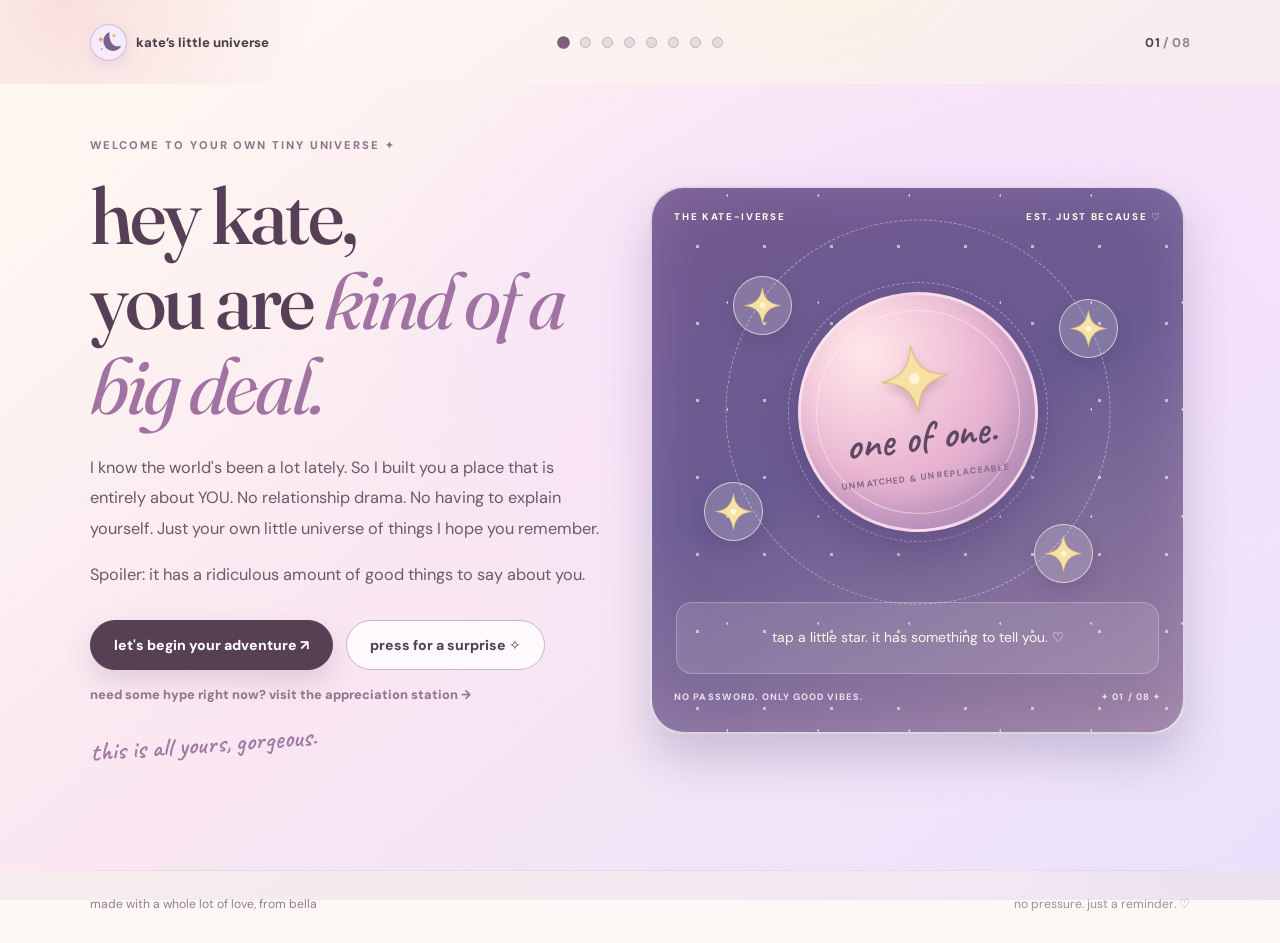
<file: index.html>
<!doctype html>
<html lang="en">
<head>
<meta charset="utf-8">
<meta name="viewport" content="width=device-width, initial-scale=1, viewport-fit=cover">
<meta name="theme-color" content="#f7e3e4">
<meta name="description" content="A little reminder for Kate: you deserve to feel safe, respected, and loved exactly as you are.">
<meta property="og:type" content="website">
<meta property="og:title" content="A little something for Kate">
<meta property="og:description" content="Someone who cares about you has a few things she wants you to know.">
<title>Kate's little universe · for kate</title>
<link rel="icon" href="./favicon.svg?v=4" type="image/svg+xml">
<link rel="stylesheet" href="./style.css?v=4">
<script src="./site.js?v=4" defer></script>
</head>
<body data-page="index">
<div class="backdrop" aria-hidden="true"><span class="ambient ambient-a"></span><span class="ambient ambient-b"></span><span class="ambient ambient-c"></span></div>
<header class="site-header shell">
<a href="./index.html" data-page-link class="brand" aria-label="Back to the beginning"><span class="brand-bloom"><svg viewBox="0 0 40 40" focusable="false" aria-hidden="true" xmlns="http://www.w3.org/2000/svg"><path d="M25 5C13 7 9 21 17 30c6 6 17 5 20-1-11 1-17-9-12-24Z" fill="#7b608e"/><path d="m10 8 1.3 3.4L15 13l-3.7 1.6L10 18l-1.3-3.4L5 13l3.7-1.6Z" fill="#dba886"/><circle cx="30" cy="12" r="2.4" fill="#e8ba85"/><circle cx="8" cy="27" r="1.5" fill="#bb91b9"/></svg></span><span>kate’s little universe</span></a>
<nav class="progress-dots" aria-label="Explore eight chapters"><a href="./index.html" data-page-link class="here" aria-current="page" aria-label="Chapter 1: open the universe" title="open the universe"></a><a href="./letter.html" data-page-link  aria-label="Chapter 2: letter from bella" title="letter from bella"></a><a href="./mirror.html" data-page-link  aria-label="Chapter 3: what bella sees" title="what bella sees"></a><a href="./pocket.html" data-page-link  aria-label="Chapter 4: the appreciation station" title="the appreciation station"></a><a href="./love.html" data-page-link  aria-label="Chapter 5: what love should feel like" title="what love should feel like"></a><a href="./garden.html" data-page-link  aria-label="Chapter 6: grow your garden" title="grow your garden"></a><a href="./future.html" data-page-link  aria-label="Chapter 7: future postcards" title="future postcards"></a><a href="./choose.html" data-page-link  aria-label="Chapter 8: choose your next chapter" title="choose your next chapter"></a></nav>
<div class="page-fraction"><strong>01</strong> / 08</div>
</header>
<main id="main">
<section class="stage stage-universe">
<div class="shell universe-layout content-enter">
  <div class="universe-copy">
    <span class="overline">welcome to your own tiny universe ✦</span>
    <h1>hey kate,<br>you are <em>kind of a big deal.</em></h1>
    <p class="lead">I know the world's been a lot lately. So I built you a place that is entirely about YOU. No relationship drama. No having to explain yourself. Just your own little universe of things I hope you remember.</p>
    <p class="lead">Spoiler: it has a ridiculous amount of good things to say about you.</p>
    <div class="cta-row"><a href="./letter.html" class="btn btn-primary" data-page-link>let's begin your adventure ↗</a><button type="button" class="btn btn-soft" id="star-surprise">press for a surprise ✧</button><a href="./pocket.html" class="universe-shortcut" data-page-link>need some hype right now? visit the appreciation station →</a></div>
    <p class="hand universe-hand">this is all yours, gorgeous.</p>
  </div>
  <div class="stararium" aria-label="Kate's tiny interactive star universe">
    <div class="stararium-top"><span>THE KATE-IVERSE</span><span>EST. JUST BECAUSE ♡</span></div>
    <div class="star-field">
      <div class="orbit orbit-outer"></div><div class="orbit orbit-inner"></div>
      <div class="planet">
        <span class="planet-glow"></span>
        <span class="planet-star"><svg viewBox="0 0 100 100" aria-hidden="true" focusable="false"><path d="M50 6C54 31 61 44 94 50 62 55 54 71 50 94 45 70 39 55 6 50 38 46 45 30 50 6Z" fill="#f8e1a4" stroke="#d9b778" stroke-width="1.5"/><circle cx="50" cy="50" r="7" fill="#fff5d9"/></svg></span>
        <strong class="hand">one of one.</strong>
        <small>UNMATCHED & UNREPLACEABLE</small>
      </div>
      <button type="button" class="tap-star star-a" data-star="0" aria-label="Discover star one"><svg viewBox="0 0 100 100" aria-hidden="true" focusable="false"><path d="M50 6C54 31 61 44 94 50 62 55 54 71 50 94 45 70 39 55 6 50 38 46 45 30 50 6Z" fill="#f8e1a4" stroke="#d9b778" stroke-width="1.5"/><circle cx="50" cy="50" r="7" fill="#fff5d9"/></svg></button>
      <button type="button" class="tap-star star-b" data-star="1" aria-label="Discover star two"><svg viewBox="0 0 100 100" aria-hidden="true" focusable="false"><path d="M50 6C54 31 61 44 94 50 62 55 54 71 50 94 45 70 39 55 6 50 38 46 45 30 50 6Z" fill="#f8e1a4" stroke="#d9b778" stroke-width="1.5"/><circle cx="50" cy="50" r="7" fill="#fff5d9"/></svg></button>
      <button type="button" class="tap-star star-c" data-star="2" aria-label="Discover star three"><svg viewBox="0 0 100 100" aria-hidden="true" focusable="false"><path d="M50 6C54 31 61 44 94 50 62 55 54 71 50 94 45 70 39 55 6 50 38 46 45 30 50 6Z" fill="#f8e1a4" stroke="#d9b778" stroke-width="1.5"/><circle cx="50" cy="50" r="7" fill="#fff5d9"/></svg></button>
      <button type="button" class="tap-star star-d" data-star="3" aria-label="Discover star four"><svg viewBox="0 0 100 100" aria-hidden="true" focusable="false"><path d="M50 6C54 31 61 44 94 50 62 55 54 71 50 94 45 70 39 55 6 50 38 46 45 30 50 6Z" fill="#f8e1a4" stroke="#d9b778" stroke-width="1.5"/><circle cx="50" cy="50" r="7" fill="#fff5d9"/></svg></button>
    </div>
    <div class="star-prompt" id="star-prompt" role="status" aria-live="polite">tap a little star. it has something to tell you. ♡</div>
    <div class="stararium-foot"><span>NO PASSWORD. ONLY GOOD VIBES.</span><span>✦ 01 / 08 ✦</span></div>
  </div>
</div>
</section>
</main>
<footer class="site-footer shell"><span>made with a whole lot of love, from bella</span><span class="footer-right">no pressure. just a reminder. <span aria-hidden="true">♡</span></span></footer>
<div id="toast" class="toast" role="status" aria-live="polite" aria-atomic="true"></div>
</body>
</html>
</file>
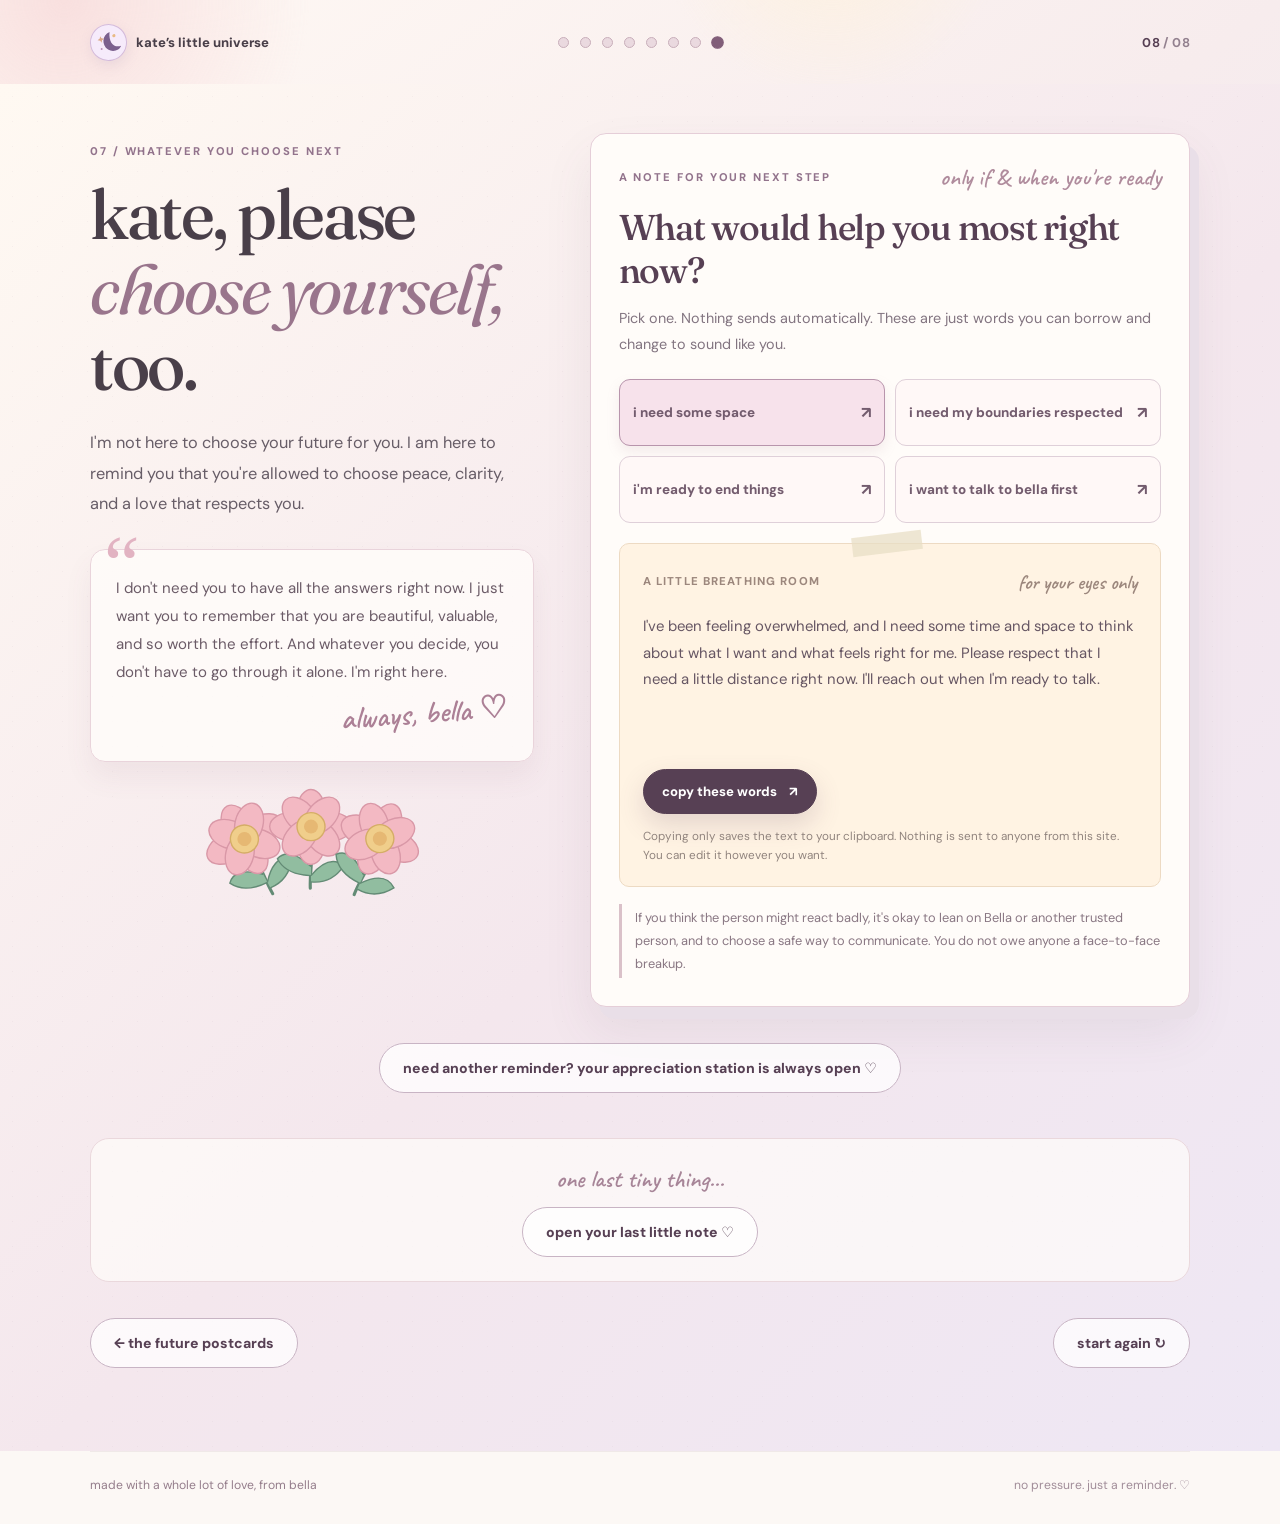
<file: choose.html>
<!doctype html>
<html lang="en">
<head>
<meta charset="utf-8">
<meta name="viewport" content="width=device-width, initial-scale=1, viewport-fit=cover">
<meta name="theme-color" content="#f7e3e4">
<meta name="description" content="A little reminder for Kate: you deserve to feel safe, respected, and loved exactly as you are.">
<meta property="og:type" content="website">
<meta property="og:title" content="A little something for Kate">
<meta property="og:description" content="Someone who cares about you has a few things she wants you to know.">
<title>Your next chapter · for kate</title>
<link rel="icon" href="./favicon.svg?v=4" type="image/svg+xml">
<link rel="stylesheet" href="./style.css?v=4">
<script src="./site.js?v=4" defer></script>
</head>
<body data-page="choose">
<div class="backdrop" aria-hidden="true"><span class="ambient ambient-a"></span><span class="ambient ambient-b"></span><span class="ambient ambient-c"></span></div>
<header class="site-header shell">
<a href="./index.html" data-page-link class="brand" aria-label="Back to the beginning"><span class="brand-bloom"><svg viewBox="0 0 40 40" focusable="false" aria-hidden="true" xmlns="http://www.w3.org/2000/svg"><path d="M25 5C13 7 9 21 17 30c6 6 17 5 20-1-11 1-17-9-12-24Z" fill="#7b608e"/><path d="m10 8 1.3 3.4L15 13l-3.7 1.6L10 18l-1.3-3.4L5 13l3.7-1.6Z" fill="#dba886"/><circle cx="30" cy="12" r="2.4" fill="#e8ba85"/><circle cx="8" cy="27" r="1.5" fill="#bb91b9"/></svg></span><span>kate’s little universe</span></a>
<nav class="progress-dots" aria-label="Explore eight chapters"><a href="./index.html" data-page-link  aria-label="Chapter 1: open the universe" title="open the universe"></a><a href="./letter.html" data-page-link  aria-label="Chapter 2: letter from bella" title="letter from bella"></a><a href="./mirror.html" data-page-link  aria-label="Chapter 3: what bella sees" title="what bella sees"></a><a href="./pocket.html" data-page-link  aria-label="Chapter 4: the appreciation station" title="the appreciation station"></a><a href="./love.html" data-page-link  aria-label="Chapter 5: what love should feel like" title="what love should feel like"></a><a href="./garden.html" data-page-link  aria-label="Chapter 6: grow your garden" title="grow your garden"></a><a href="./future.html" data-page-link  aria-label="Chapter 7: future postcards" title="future postcards"></a><a href="./choose.html" data-page-link class="here" aria-current="page" aria-label="Chapter 8: choose your next chapter" title="choose your next chapter"></a></nav>
<div class="page-fraction"><strong>08</strong> / 08</div>
</header>
<main id="main">
<section class="stage stage-choose">
<div class="shell final-layout content-enter">
  <div class="final-intro">
    <div class="overline">07 / whatever you choose next</div>
    <h1>kate, please <em>choose yourself,</em> too.</h1>
    <p class="lead">I'm not here to choose your future for you. I am here to remind you that you're allowed to choose peace, clarity, and a love that respects you.</p>
    <div class="from-bella"><span class="quote-mark" aria-hidden="true">“</span><p>I don't need you to have all the answers right now. I just want you to remember that you are beautiful, valuable, and so worth the effort. And whatever you decide, you don't have to go through it alone. I'm right here.</p><span class="hand">always, bella ♡</span></div>
    <div class="flower-bundle" aria-hidden="true"><span><svg viewBox="0 0 140 160" aria-hidden="true" focusable="false"><path d="M70 87 C73 112 68 128 69 151" fill="none" stroke="#638b75" stroke-width="4.5" stroke-linecap="round"/><path d="M70 120Q38 91 22 109Q34 132 70 133M70 133Q96 102 117 119Q99 145 70 142" fill="#91bda0" stroke="#638b75" stroke-width="2"/><g fill="#f3b9c3" stroke="#d998a7" stroke-width="2"><ellipse cx="70" cy="45" rx="21" ry="35"/><ellipse cx="70" cy="82" rx="21" ry="35"/><ellipse cx="46" cy="63" rx="35" ry="21"/><ellipse cx="94" cy="63" rx="35" ry="21"/><ellipse cx="54" cy="47" rx="20" ry="30" transform="rotate(-42 54 47)"/><ellipse cx="86" cy="79" rx="20" ry="30" transform="rotate(-42 86 79)"/><ellipse cx="86" cy="47" rx="20" ry="30" transform="rotate(42 86 47)"/><ellipse cx="54" cy="79" rx="20" ry="30" transform="rotate(42 54 79)"/></g><circle cx="70" cy="63" r="20" fill="#f0ce8b" stroke="#d5ad67" stroke-width="2"/><circle cx="70" cy="63" r="10" fill="#e6b873"/></svg></span><span><svg viewBox="0 0 140 160" aria-hidden="true" focusable="false"><path d="M70 87 C73 112 68 128 69 151" fill="none" stroke="#638b75" stroke-width="4.5" stroke-linecap="round"/><path d="M70 120Q38 91 22 109Q34 132 70 133M70 133Q96 102 117 119Q99 145 70 142" fill="#91bda0" stroke="#638b75" stroke-width="2"/><g fill="#f3b9c3" stroke="#d998a7" stroke-width="2"><ellipse cx="70" cy="45" rx="21" ry="35"/><ellipse cx="70" cy="82" rx="21" ry="35"/><ellipse cx="46" cy="63" rx="35" ry="21"/><ellipse cx="94" cy="63" rx="35" ry="21"/><ellipse cx="54" cy="47" rx="20" ry="30" transform="rotate(-42 54 47)"/><ellipse cx="86" cy="79" rx="20" ry="30" transform="rotate(-42 86 79)"/><ellipse cx="86" cy="47" rx="20" ry="30" transform="rotate(42 86 47)"/><ellipse cx="54" cy="79" rx="20" ry="30" transform="rotate(42 54 79)"/></g><circle cx="70" cy="63" r="20" fill="#f0ce8b" stroke="#d5ad67" stroke-width="2"/><circle cx="70" cy="63" r="10" fill="#e6b873"/></svg></span><span><svg viewBox="0 0 140 160" aria-hidden="true" focusable="false"><path d="M70 87 C73 112 68 128 69 151" fill="none" stroke="#638b75" stroke-width="4.5" stroke-linecap="round"/><path d="M70 120Q38 91 22 109Q34 132 70 133M70 133Q96 102 117 119Q99 145 70 142" fill="#91bda0" stroke="#638b75" stroke-width="2"/><g fill="#f3b9c3" stroke="#d998a7" stroke-width="2"><ellipse cx="70" cy="45" rx="21" ry="35"/><ellipse cx="70" cy="82" rx="21" ry="35"/><ellipse cx="46" cy="63" rx="35" ry="21"/><ellipse cx="94" cy="63" rx="35" ry="21"/><ellipse cx="54" cy="47" rx="20" ry="30" transform="rotate(-42 54 47)"/><ellipse cx="86" cy="79" rx="20" ry="30" transform="rotate(-42 86 79)"/><ellipse cx="86" cy="47" rx="20" ry="30" transform="rotate(42 86 47)"/><ellipse cx="54" cy="79" rx="20" ry="30" transform="rotate(42 54 79)"/></g><circle cx="70" cy="63" r="20" fill="#f0ce8b" stroke="#d5ad67" stroke-width="2"/><circle cx="70" cy="63" r="10" fill="#e6b873"/></svg></span></div>
  </div>
  <div class="choice-desk" id="choice-desk">
    <div class="desk-top"><span class="overline">a note for your next step</span><span class="hand">only if & when you're ready</span></div>
    <h2 class="serif desk-heading">What would help you most right now?</h2>
    <p class="desk-lead">Pick one. Nothing sends automatically. These are just words you can borrow and change to sound like you.</p>
    <div class="choice-buttons" role="group" aria-label="Choose a message">
      <button type="button" class="choose-option" data-draft="space" aria-pressed="true"><span>i need some space</span><span aria-hidden="true">↗</span></button>
      <button type="button" class="choose-option" data-draft="boundary" aria-pressed="false"><span>i need my boundaries respected</span><span aria-hidden="true">↗</span></button>
      <button type="button" class="choose-option" data-draft="end" aria-pressed="false"><span>i'm ready to end things</span><span aria-hidden="true">↗</span></button>
      <button type="button" class="choose-option" data-draft="friend" aria-pressed="false"><span>i want to talk to bella first</span><span aria-hidden="true">↗</span></button>
    </div>
    <div class="draft-paper">
      <div class="paper-topline"><span id="draft-label">a little breathing room</span><span class="stamp-small">for your eyes only</span></div>
      <p id="draft-text" tabindex="0" aria-live="polite">I've been feeling overwhelmed, and I need some time and space to think about what I want and what feels right for me. Please respect that I need a little distance right now. I'll reach out when I'm ready to talk.</p>
      <button type="button" id="copy-draft" class="btn btn-primary">copy these words <span aria-hidden="true">↗</span></button>
      <p class="draft-privacy">Copying only saves the text to your clipboard. Nothing is sent to anyone from this site. You can edit it however you want.</p>
    </div>
    <div class="safety-note">If you think the person might react badly, it's okay to lean on Bella or another trusted person, and to choose a safe way to communicate. You do not owe anyone a face-to-face breakup.</div>
  </div>
  <div class="return-to-pocket"><a href="./pocket.html" data-page-link class="btn btn-soft">need another reminder? your appreciation station is always open ♡</a></div>
  <div class="last-line">
    <span class="hand">one last tiny thing...</span>
    <button class="btn btn-soft" id="final-secret" type="button" aria-controls="secret-line" aria-expanded="false">open your last little note ♡</button>
    <p id="secret-line" hidden>One day I hope you look back and realize you were never asking for too much. You were just asking the wrong person to give you what should have come naturally. Please never forget how much you matter. I love you, Kate. <strong>Love, Bella.</strong></p>
  </div>
  <div class="step-nav"><a href="./future.html" class="btn btn-soft" data-page-link>← the future postcards</a><a href="./index.html" class="btn btn-soft" data-page-link>start again ↻</a></div>
</div>
</section></main>
<footer class="site-footer shell"><span>made with a whole lot of love, from bella</span><span class="footer-right">no pressure. just a reminder. <span aria-hidden="true">♡</span></span></footer>
<div id="toast" class="toast" role="status" aria-live="polite" aria-atomic="true"></div>
</body>
</html>
</file>
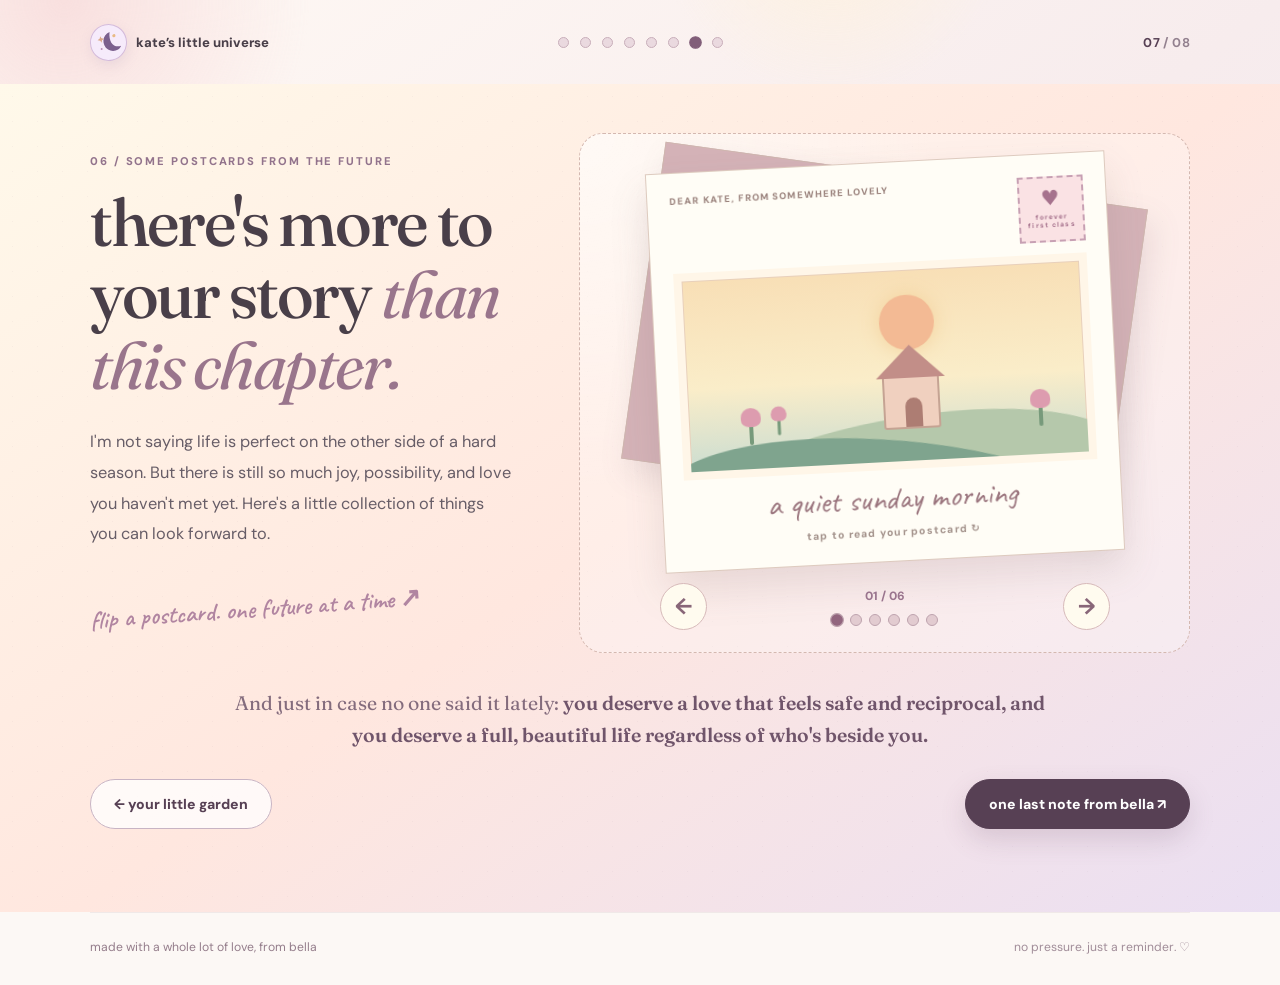
<file: future.html>
<!doctype html>
<html lang="en">
<head>
<meta charset="utf-8">
<meta name="viewport" content="width=device-width, initial-scale=1, viewport-fit=cover">
<meta name="theme-color" content="#f7e3e4">
<meta name="description" content="A little reminder for Kate: you deserve to feel safe, respected, and loved exactly as you are.">
<meta property="og:type" content="website">
<meta property="og:title" content="A little something for Kate">
<meta property="og:description" content="Someone who cares about you has a few things she wants you to know.">
<title>Postcards from tomorrow · for kate</title>
<link rel="icon" href="./favicon.svg?v=4" type="image/svg+xml">
<link rel="stylesheet" href="./style.css?v=4">
<script src="./site.js?v=4" defer></script>
</head>
<body data-page="future">
<div class="backdrop" aria-hidden="true"><span class="ambient ambient-a"></span><span class="ambient ambient-b"></span><span class="ambient ambient-c"></span></div>
<header class="site-header shell">
<a href="./index.html" data-page-link class="brand" aria-label="Back to the beginning"><span class="brand-bloom"><svg viewBox="0 0 40 40" focusable="false" aria-hidden="true" xmlns="http://www.w3.org/2000/svg"><path d="M25 5C13 7 9 21 17 30c6 6 17 5 20-1-11 1-17-9-12-24Z" fill="#7b608e"/><path d="m10 8 1.3 3.4L15 13l-3.7 1.6L10 18l-1.3-3.4L5 13l3.7-1.6Z" fill="#dba886"/><circle cx="30" cy="12" r="2.4" fill="#e8ba85"/><circle cx="8" cy="27" r="1.5" fill="#bb91b9"/></svg></span><span>kate’s little universe</span></a>
<nav class="progress-dots" aria-label="Explore eight chapters"><a href="./index.html" data-page-link  aria-label="Chapter 1: open the universe" title="open the universe"></a><a href="./letter.html" data-page-link  aria-label="Chapter 2: letter from bella" title="letter from bella"></a><a href="./mirror.html" data-page-link  aria-label="Chapter 3: what bella sees" title="what bella sees"></a><a href="./pocket.html" data-page-link  aria-label="Chapter 4: the appreciation station" title="the appreciation station"></a><a href="./love.html" data-page-link  aria-label="Chapter 5: what love should feel like" title="what love should feel like"></a><a href="./garden.html" data-page-link  aria-label="Chapter 6: grow your garden" title="grow your garden"></a><a href="./future.html" data-page-link class="here" aria-current="page" aria-label="Chapter 7: future postcards" title="future postcards"></a><a href="./choose.html" data-page-link  aria-label="Chapter 8: choose your next chapter" title="choose your next chapter"></a></nav>
<div class="page-fraction"><strong>07</strong> / 08</div>
</header>
<main id="main">
<section class="stage stage-future">
<div class="shell content-enter future-layout">
 <div class="future-heading">
  <div class="overline">06 / some postcards from the future</div>
  <h1>there's more to your story <em>than this chapter.</em></h1>
  <p class="lead">I'm not saying life is perfect on the other side of a hard season. But there is still so much joy, possibility, and love you haven't met yet. Here's a little collection of things you can look forward to.</p>
  <p class="hand future-hand">flip a postcard. one future at a time ↗</p>
 </div>
 <div class="postcard-station">
  <div class="postcard-shadow" aria-hidden="true"></div>
  <button type="button" id="future-card" class="future-card" aria-label="Flip this postcard to read its message" aria-pressed="false">
    <span class="future-card-inner">
      <span class="postcard-front">
        <span class="postcard-top"><span>DEAR KATE, FROM SOMEWHERE LOVELY</span><span class="postage-mark">♥<small>forever<br>first class</small></span></span>
        <span class="postcard-art" aria-hidden="true">
          <span class="art-sun"></span><span class="art-hill hill-back"></span><span class="art-hill hill-front"></span><span class="art-house"><span class="house-roof"></span><span class="house-door"></span></span>
          <span class="art-tulip tulip-a"></span><span class="art-tulip tulip-b"></span><span class="art-tulip tulip-c"></span>
        </span>
        <span class="postcard-title" id="future-title">a quiet sunday morning</span><span class="postcard-flip">tap to read your postcard ↻</span>
      </span>
      <span class="postcard-back">
        <span class="back-heading">a postcard for you ♡</span>
        <span id="future-message" class="postcard-message">One day I hope you wake up without needing to untangle your feelings about how someone treated you. Just a peaceful morning. Coffee, music, sunlight, and being comfortable in your own company. You deserve that peace.</span>
        <span class="postcard-sign">with love, bella</span><span class="postcard-flip">tap to turn it back ↻</span>
      </span>
    </span>
  </button>
  <div class="postcard-controls">
    <button type="button" class="postcard-nav" id="future-prev" aria-label="Previous postcard">←</button>
    <div class="postcard-pagination"><span id="future-count">01 / 06</span><div id="future-dots" class="future-dots" role="group" aria-label="Jump to a postcard"></div></div>
    <button type="button" class="postcard-nav" id="future-next" aria-label="Next postcard">→</button>
  </div>
 </div>
 <div class="future-tail"><p>And just in case no one said it lately: <strong>you deserve a love that feels safe and reciprocal, and you deserve a full, beautiful life regardless of who's beside you.</strong></p></div>
 <div class="step-nav"><a href="./garden.html" class="btn btn-soft" data-page-link>← your little garden</a><a href="./choose.html" class="btn btn-primary" data-page-link>one last note from bella ↗</a></div>
</div>
</section>
</main>
<footer class="site-footer shell"><span>made with a whole lot of love, from bella</span><span class="footer-right">no pressure. just a reminder. <span aria-hidden="true">♡</span></span></footer>
<div id="toast" class="toast" role="status" aria-live="polite" aria-atomic="true"></div>
</body>
</html>
</file>
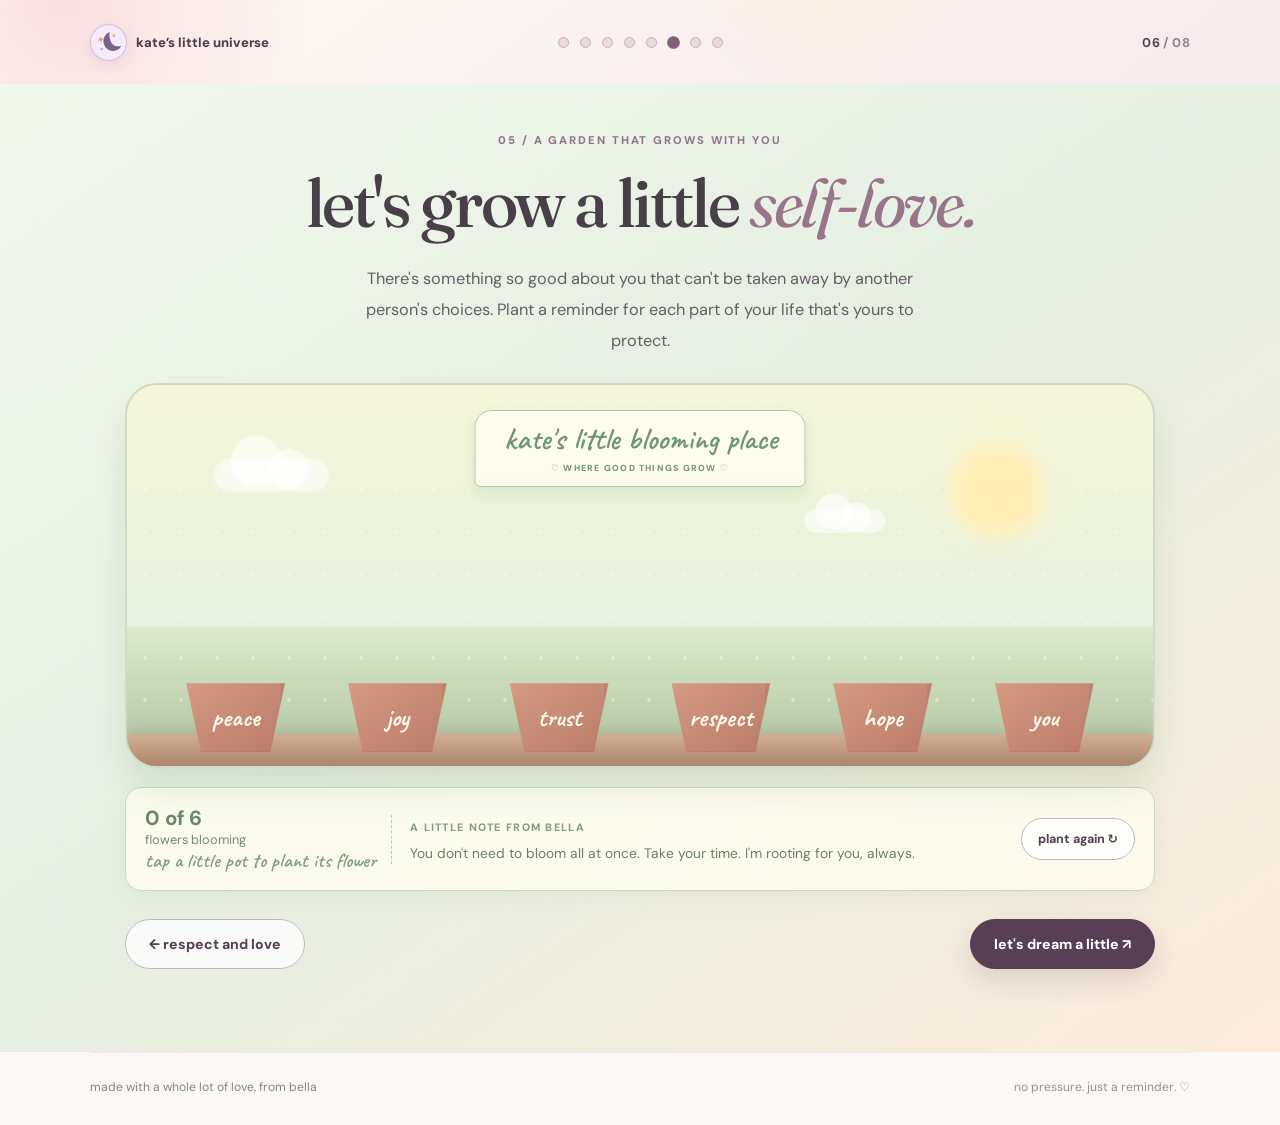
<file: garden.html>
<!doctype html>
<html lang="en">
<head>
<meta charset="utf-8">
<meta name="viewport" content="width=device-width, initial-scale=1, viewport-fit=cover">
<meta name="theme-color" content="#f7e3e4">
<meta name="description" content="A little reminder for Kate: you deserve to feel safe, respected, and loved exactly as you are.">
<meta property="og:type" content="website">
<meta property="og:title" content="A little something for Kate">
<meta property="og:description" content="Someone who cares about you has a few things she wants you to know.">
<title>Your little garden · for kate</title>
<link rel="icon" href="./favicon.svg?v=4" type="image/svg+xml">
<link rel="stylesheet" href="./style.css?v=4">
<script src="./site.js?v=4" defer></script>
</head>
<body data-page="garden">
<div class="backdrop" aria-hidden="true"><span class="ambient ambient-a"></span><span class="ambient ambient-b"></span><span class="ambient ambient-c"></span></div>
<header class="site-header shell">
<a href="./index.html" data-page-link class="brand" aria-label="Back to the beginning"><span class="brand-bloom"><svg viewBox="0 0 40 40" focusable="false" aria-hidden="true" xmlns="http://www.w3.org/2000/svg"><path d="M25 5C13 7 9 21 17 30c6 6 17 5 20-1-11 1-17-9-12-24Z" fill="#7b608e"/><path d="m10 8 1.3 3.4L15 13l-3.7 1.6L10 18l-1.3-3.4L5 13l3.7-1.6Z" fill="#dba886"/><circle cx="30" cy="12" r="2.4" fill="#e8ba85"/><circle cx="8" cy="27" r="1.5" fill="#bb91b9"/></svg></span><span>kate’s little universe</span></a>
<nav class="progress-dots" aria-label="Explore eight chapters"><a href="./index.html" data-page-link  aria-label="Chapter 1: open the universe" title="open the universe"></a><a href="./letter.html" data-page-link  aria-label="Chapter 2: letter from bella" title="letter from bella"></a><a href="./mirror.html" data-page-link  aria-label="Chapter 3: what bella sees" title="what bella sees"></a><a href="./pocket.html" data-page-link  aria-label="Chapter 4: the appreciation station" title="the appreciation station"></a><a href="./love.html" data-page-link  aria-label="Chapter 5: what love should feel like" title="what love should feel like"></a><a href="./garden.html" data-page-link class="here" aria-current="page" aria-label="Chapter 6: grow your garden" title="grow your garden"></a><a href="./future.html" data-page-link  aria-label="Chapter 7: future postcards" title="future postcards"></a><a href="./choose.html" data-page-link  aria-label="Chapter 8: choose your next chapter" title="choose your next chapter"></a></nav>
<div class="page-fraction"><strong>06</strong> / 08</div>
</header>
<main id="main">
<section class="stage stage-garden">
<div class="shell content-enter garden-layout">
 <div class="garden-head">
  <div class="overline">05 / a garden that grows with you</div>
  <h1>let's grow a little <em>self-love.</em></h1>
  <p class="lead">There's something so good about you that can't be taken away by another person's choices. Plant a reminder for each part of your life that's yours to protect.</p>
 </div>
 <div class="garden-scene" aria-label="Interactive garden of six self-worth flowers">
  <div class="garden-sun" aria-hidden="true"></div>
  <div class="garden-cloud cloud-left" aria-hidden="true"></div><div class="garden-cloud cloud-right" aria-hidden="true"></div>
  <div class="garden-arch"><span class="hand">kate's little blooming place</span><span>♡ WHERE GOOD THINGS GROW ♡</span></div>
  <div class="garden-ground">
    <button class="seed-slot" type="button" data-seed="peace" aria-pressed="false" aria-label="Grow the flower for peace"><span class="garden-plant"><span class="stem"></span><span class="leaf left-leaf"></span><span class="leaf right-leaf"></span><span class="petal-head head-rose"></span></span><span class="garden-pot">peace</span></button>
    <button class="seed-slot" type="button" data-seed="joy" aria-pressed="false" aria-label="Grow the flower for joy"><span class="garden-plant"><span class="stem"></span><span class="leaf left-leaf"></span><span class="leaf right-leaf"></span><span class="petal-head head-butter"></span></span><span class="garden-pot">joy</span></button>
    <button class="seed-slot" type="button" data-seed="trust" aria-pressed="false" aria-label="Grow the flower for trust"><span class="garden-plant"><span class="stem"></span><span class="leaf left-leaf"></span><span class="leaf right-leaf"></span><span class="petal-head head-lilac"></span></span><span class="garden-pot">trust</span></button>
    <button class="seed-slot" type="button" data-seed="respect" aria-pressed="false" aria-label="Grow the flower for respect"><span class="garden-plant"><span class="stem"></span><span class="leaf left-leaf"></span><span class="leaf right-leaf"></span><span class="petal-head head-peach"></span></span><span class="garden-pot">respect</span></button>
    <button class="seed-slot" type="button" data-seed="hope" aria-pressed="false" aria-label="Grow the flower for hope"><span class="garden-plant"><span class="stem"></span><span class="leaf left-leaf"></span><span class="leaf right-leaf"></span><span class="petal-head head-mint"></span></span><span class="garden-pot">hope</span></button>
    <button class="seed-slot" type="button" data-seed="you" aria-pressed="false" aria-label="Grow the flower for yourself"><span class="garden-plant"><span class="stem"></span><span class="leaf left-leaf"></span><span class="leaf right-leaf"></span><span class="petal-head head-pink"></span></span><span class="garden-pot">you</span></button>
  </div>
  <div class="garden-fence" aria-hidden="true"></div>
 </div>
 <div class="garden-panel">
  <div class="garden-progress"><strong id="garden-count">0 of 6</strong> flowers blooming <span class="hand">tap a little pot to plant its flower</span></div>
  <div class="garden-advice" role="status" aria-live="polite"><span class="garden-advice-tag" id="garden-topic">a little note from bella</span><p id="garden-text">You don't need to bloom all at once. Take your time. I'm rooting for you, always.</p></div>
  <button type="button" class="btn btn-soft" id="garden-reset">plant again ↻</button>
 </div>
 <p id="garden-finish" class="garden-finish hand" hidden>look at that. an entire garden of things you deserve, grown by you. ♡</p>
 <div class="step-nav"><a href="./love.html" class="btn btn-soft" data-page-link>← respect and love</a><a href="./future.html" class="btn btn-primary" data-page-link>let's dream a little ↗</a></div>
</div>
</section>
</main>
<footer class="site-footer shell"><span>made with a whole lot of love, from bella</span><span class="footer-right">no pressure. just a reminder. <span aria-hidden="true">♡</span></span></footer>
<div id="toast" class="toast" role="status" aria-live="polite" aria-atomic="true"></div>
</body>
</html>
</file>
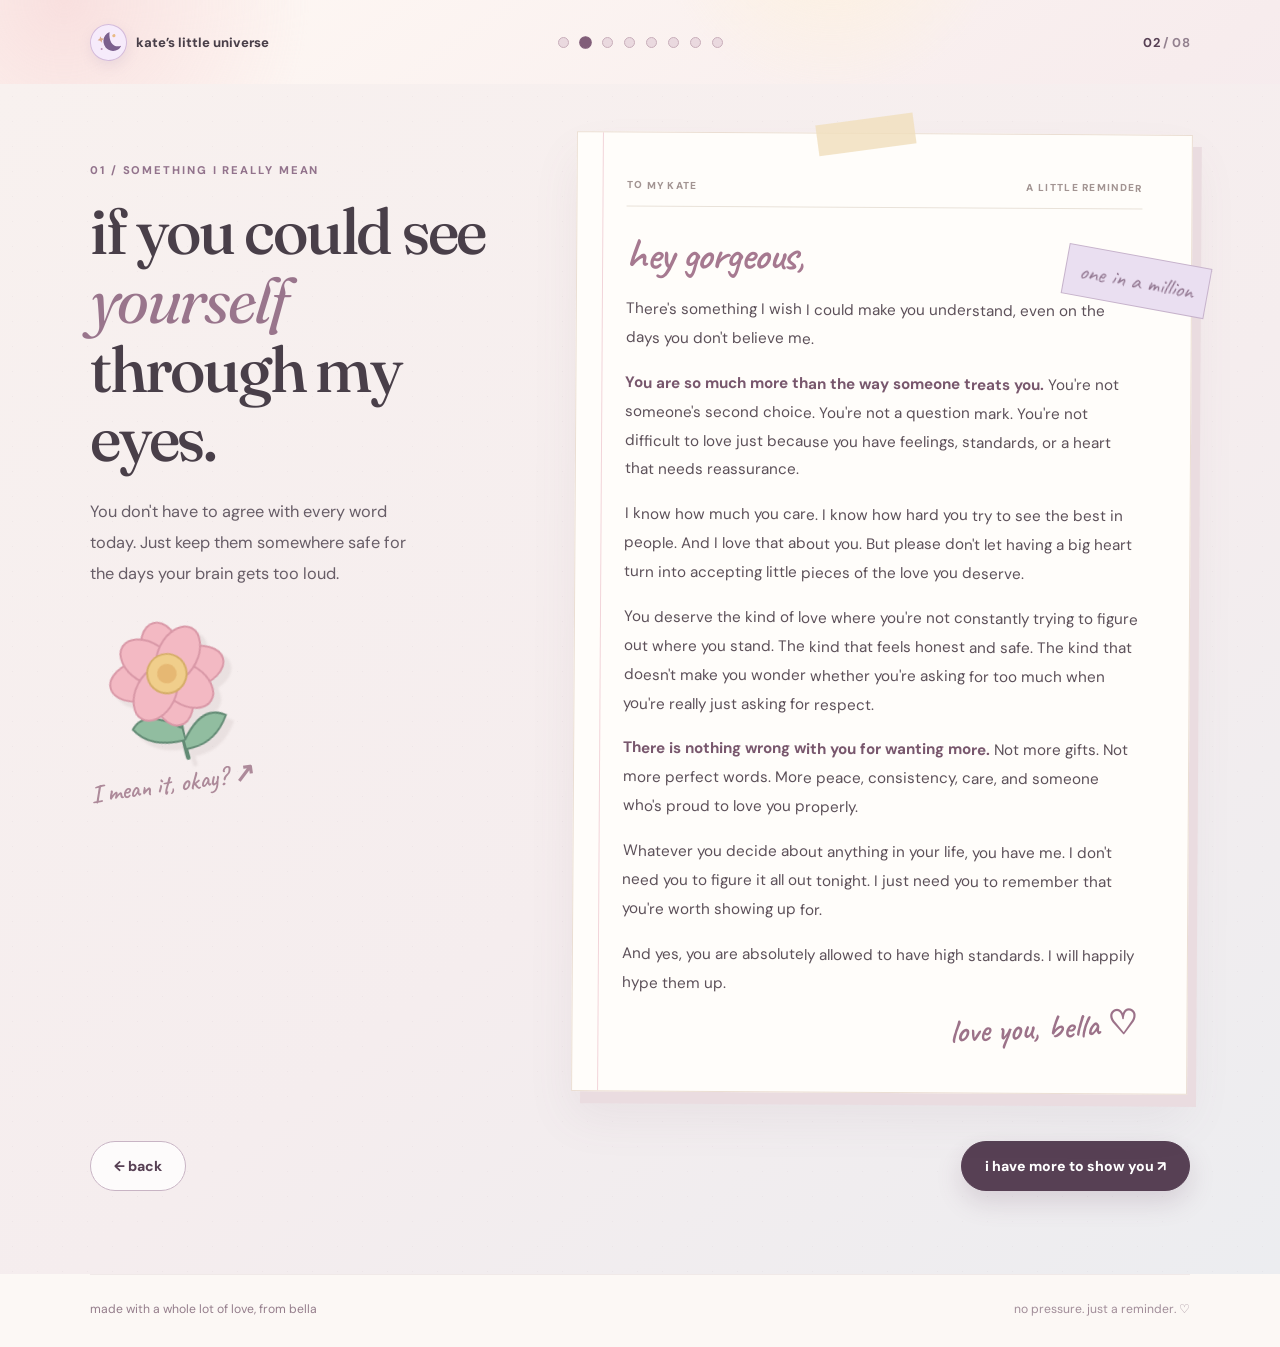
<file: letter.html>
<!doctype html>
<html lang="en">
<head>
<meta charset="utf-8">
<meta name="viewport" content="width=device-width, initial-scale=1, viewport-fit=cover">
<meta name="theme-color" content="#f7e3e4">
<meta name="description" content="A little reminder for Kate: you deserve to feel safe, respected, and loved exactly as you are.">
<meta property="og:type" content="website">
<meta property="og:title" content="A little something for Kate">
<meta property="og:description" content="Someone who cares about you has a few things she wants you to know.">
<title>A letter from Bella · for kate</title>
<link rel="icon" href="./favicon.svg?v=4" type="image/svg+xml">
<link rel="stylesheet" href="./style.css?v=4">
<script src="./site.js?v=4" defer></script>
</head>
<body data-page="letter">
<div class="backdrop" aria-hidden="true"><span class="ambient ambient-a"></span><span class="ambient ambient-b"></span><span class="ambient ambient-c"></span></div>
<header class="site-header shell">
<a href="./index.html" data-page-link class="brand" aria-label="Back to the beginning"><span class="brand-bloom"><svg viewBox="0 0 40 40" focusable="false" aria-hidden="true" xmlns="http://www.w3.org/2000/svg"><path d="M25 5C13 7 9 21 17 30c6 6 17 5 20-1-11 1-17-9-12-24Z" fill="#7b608e"/><path d="m10 8 1.3 3.4L15 13l-3.7 1.6L10 18l-1.3-3.4L5 13l3.7-1.6Z" fill="#dba886"/><circle cx="30" cy="12" r="2.4" fill="#e8ba85"/><circle cx="8" cy="27" r="1.5" fill="#bb91b9"/></svg></span><span>kate’s little universe</span></a>
<nav class="progress-dots" aria-label="Explore eight chapters"><a href="./index.html" data-page-link  aria-label="Chapter 1: open the universe" title="open the universe"></a><a href="./letter.html" data-page-link class="here" aria-current="page" aria-label="Chapter 2: letter from bella" title="letter from bella"></a><a href="./mirror.html" data-page-link  aria-label="Chapter 3: what bella sees" title="what bella sees"></a><a href="./pocket.html" data-page-link  aria-label="Chapter 4: the appreciation station" title="the appreciation station"></a><a href="./love.html" data-page-link  aria-label="Chapter 5: what love should feel like" title="what love should feel like"></a><a href="./garden.html" data-page-link  aria-label="Chapter 6: grow your garden" title="grow your garden"></a><a href="./future.html" data-page-link  aria-label="Chapter 7: future postcards" title="future postcards"></a><a href="./choose.html" data-page-link  aria-label="Chapter 8: choose your next chapter" title="choose your next chapter"></a></nav>
<div class="page-fraction"><strong>02</strong> / 08</div>
</header>
<main id="main">
<section class="stage stage-letter">
<div class="shell split-layout content-enter">
  <div class="side-note">
    <div class="overline">01 / something I really mean</div>
    <h1>if you could see <em>yourself</em> through my eyes.</h1>
    <p class="lead">You don't have to agree with every word today. Just keep them somewhere safe for the days your brain gets too loud.</p>
    <div class="loose-flower" aria-hidden="true"><svg viewBox="0 0 140 160" aria-hidden="true" focusable="false"><path d="M70 87 C73 112 68 128 69 151" fill="none" stroke="#638b75" stroke-width="4.5" stroke-linecap="round"/><path d="M70 120Q38 91 22 109Q34 132 70 133M70 133Q96 102 117 119Q99 145 70 142" fill="#91bda0" stroke="#638b75" stroke-width="2"/><g fill="#f3b9c3" stroke="#d998a7" stroke-width="2"><ellipse cx="70" cy="45" rx="21" ry="35"/><ellipse cx="70" cy="82" rx="21" ry="35"/><ellipse cx="46" cy="63" rx="35" ry="21"/><ellipse cx="94" cy="63" rx="35" ry="21"/><ellipse cx="54" cy="47" rx="20" ry="30" transform="rotate(-42 54 47)"/><ellipse cx="86" cy="79" rx="20" ry="30" transform="rotate(-42 86 79)"/><ellipse cx="86" cy="47" rx="20" ry="30" transform="rotate(42 86 47)"/><ellipse cx="54" cy="79" rx="20" ry="30" transform="rotate(42 54 79)"/></g><circle cx="70" cy="63" r="20" fill="#f0ce8b" stroke="#d5ad67" stroke-width="2"/><circle cx="70" cy="63" r="10" fill="#e6b873"/></svg></div>
    <div class="hand little-arrow">I mean it, okay? ↗</div>
  </div>
  <article class="letter-paper" aria-label="A letter from Bella to Kate">
    <span class="paper-tape paper-tape-top" aria-hidden="true"></span>
    <div class="letter-meta"><span>to my kate</span><span>a little reminder</span></div>
    <h2 class="hand salutation">hey gorgeous,</h2>
    <div class="letter-prose">
      <p>There's something I wish I could make you understand, even on the days you don't believe me.</p>
      <p><strong>You are so much more than the way someone treats you.</strong> You're not someone's second choice. You're not a question mark. You're not difficult to love just because you have feelings, standards, or a heart that needs reassurance.</p>
      <p>I know how much you care. I know how hard you try to see the best in people. And I love that about you. But please don't let having a big heart turn into accepting little pieces of the love you deserve.</p>
      <p>You deserve the kind of love where you're not constantly trying to figure out where you stand. The kind that feels honest and safe. The kind that doesn't make you wonder whether you're asking for too much when you're really just asking for respect.</p>
      <p><strong>There is nothing wrong with you for wanting more.</strong> Not more gifts. Not more perfect words. More peace, consistency, care, and someone who's proud to love you properly.</p>
      <p>Whatever you decide about anything in your life, you have me. I don't need you to figure it all out tonight. I just need you to remember that you're worth showing up for.</p>
      <p>And yes, you are absolutely allowed to have high standards. I will happily hype them up.</p>
    </div>
    <div class="signature hand">love you, bella ♡</div>
    <span class="paper-sticker" aria-hidden="true">one in a million</span>
  </article>
  <div class="step-nav"><a href="./index.html" class="btn btn-soft" data-page-link>← back</a><a href="./mirror.html" class="btn btn-primary" data-page-link>i have more to show you ↗</a></div>
</div>
</section></main>
<footer class="site-footer shell"><span>made with a whole lot of love, from bella</span><span class="footer-right">no pressure. just a reminder. <span aria-hidden="true">♡</span></span></footer>
<div id="toast" class="toast" role="status" aria-live="polite" aria-atomic="true"></div>
</body>
</html>
</file>
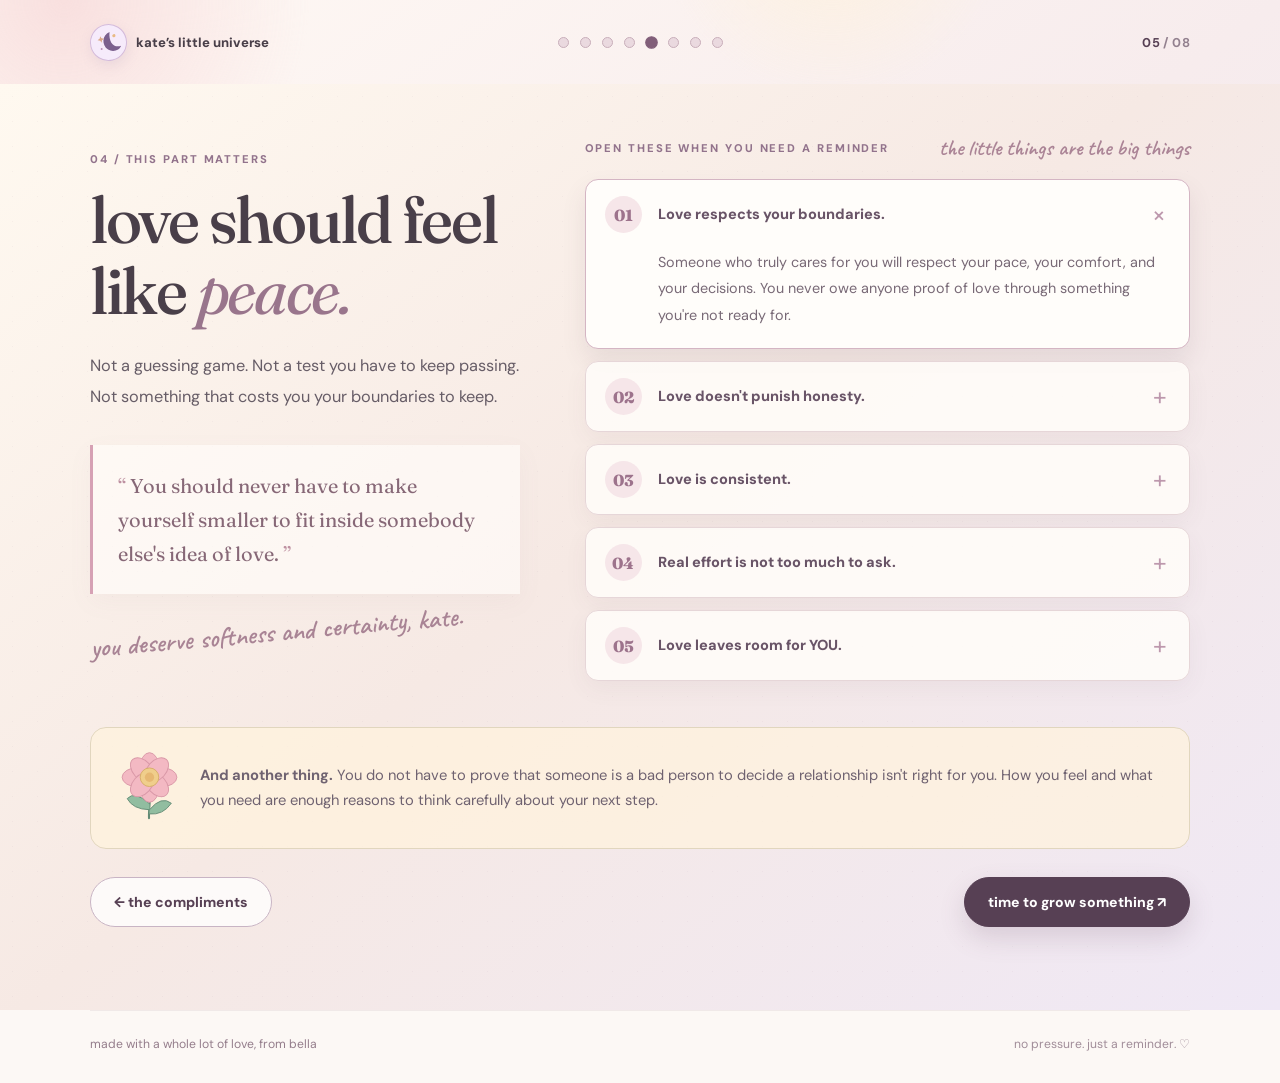
<file: love.html>
<!doctype html>
<html lang="en">
<head>
<meta charset="utf-8">
<meta name="viewport" content="width=device-width, initial-scale=1, viewport-fit=cover">
<meta name="theme-color" content="#f7e3e4">
<meta name="description" content="A little reminder for Kate: you deserve to feel safe, respected, and loved exactly as you are.">
<meta property="og:type" content="website">
<meta property="og:title" content="A little something for Kate">
<meta property="og:description" content="Someone who cares about you has a few things she wants you to know.">
<title>What love should feel like · for kate</title>
<link rel="icon" href="./favicon.svg?v=4" type="image/svg+xml">
<link rel="stylesheet" href="./style.css?v=4">
<script src="./site.js?v=4" defer></script>
</head>
<body data-page="love">
<div class="backdrop" aria-hidden="true"><span class="ambient ambient-a"></span><span class="ambient ambient-b"></span><span class="ambient ambient-c"></span></div>
<header class="site-header shell">
<a href="./index.html" data-page-link class="brand" aria-label="Back to the beginning"><span class="brand-bloom"><svg viewBox="0 0 40 40" focusable="false" aria-hidden="true" xmlns="http://www.w3.org/2000/svg"><path d="M25 5C13 7 9 21 17 30c6 6 17 5 20-1-11 1-17-9-12-24Z" fill="#7b608e"/><path d="m10 8 1.3 3.4L15 13l-3.7 1.6L10 18l-1.3-3.4L5 13l3.7-1.6Z" fill="#dba886"/><circle cx="30" cy="12" r="2.4" fill="#e8ba85"/><circle cx="8" cy="27" r="1.5" fill="#bb91b9"/></svg></span><span>kate’s little universe</span></a>
<nav class="progress-dots" aria-label="Explore eight chapters"><a href="./index.html" data-page-link  aria-label="Chapter 1: open the universe" title="open the universe"></a><a href="./letter.html" data-page-link  aria-label="Chapter 2: letter from bella" title="letter from bella"></a><a href="./mirror.html" data-page-link  aria-label="Chapter 3: what bella sees" title="what bella sees"></a><a href="./pocket.html" data-page-link  aria-label="Chapter 4: the appreciation station" title="the appreciation station"></a><a href="./love.html" data-page-link class="here" aria-current="page" aria-label="Chapter 5: what love should feel like" title="what love should feel like"></a><a href="./garden.html" data-page-link  aria-label="Chapter 6: grow your garden" title="grow your garden"></a><a href="./future.html" data-page-link  aria-label="Chapter 7: future postcards" title="future postcards"></a><a href="./choose.html" data-page-link  aria-label="Chapter 8: choose your next chapter" title="choose your next chapter"></a></nav>
<div class="page-fraction"><strong>05</strong> / 08</div>
</header>
<main id="main">
<section class="stage stage-love">
<div class="shell content-enter love-layout">
  <div class="love-copy">
    <div class="overline">04 / this part matters</div>
    <h1>love should feel like <em>peace.</em></h1>
    <p class="lead">Not a guessing game. Not a test you have to keep passing. Not something that costs you your boundaries to keep.</p>
    <div class="pull-quote"><span aria-hidden="true">“</span> You should never have to make yourself smaller to fit inside somebody else's idea of love. <span aria-hidden="true">”</span></div>
    <p class="quiet-caption hand">you deserve softness and certainty, kate.</p>
  </div>
  <div class="standards-area">
    <div class="standards-intro"><span class="overline">open these when you need a reminder</span><span class="hand">the little things are the big things</span></div>
    <div class="standards-list">
      <details class="standard" open><summary><span class="standards-icon">01</span><span>Love respects your boundaries.</span><span class="plus" aria-hidden="true">+</span></summary><div class="standard-body">Someone who truly cares for you will respect your pace, your comfort, and your decisions. You never owe anyone proof of love through something you're not ready for.</div></details>
      <details class="standard"><summary><span class="standards-icon">02</span><span>Love doesn't punish honesty.</span><span class="plus" aria-hidden="true">+</span></summary><div class="standard-body">You should be able to say what's bothering you without being dismissed, made to feel guilty, or afraid to bring it up again.</div></details>
      <details class="standard"><summary><span class="standards-icon">03</span><span>Love is consistent.</span><span class="plus" aria-hidden="true">+</span></summary><div class="standard-body">You deserve someone whose actions match their words. Someone who helps create trust rather than expecting you to ignore what feels confusing.</div></details>
      <details class="standard"><summary><span class="standards-icon">04</span><span>Real effort is not too much to ask.</span><span class="plus" aria-hidden="true">+</span></summary><div class="standard-body">There are people who will plan a thoughtful date, remember the tiny things, and be happy just to spend time with you. The right person won't act like basic care is a favor.</div></details>
      <details class="standard"><summary><span class="standards-icon">05</span><span>Love leaves room for YOU.</span><span class="plus" aria-hidden="true">+</span></summary><div class="standard-body">Your goals, values, friends, future, and peace matter. A healthy relationship adds to your life without asking you to disappear inside it.</div></details>
    </div>
  </div>
  <div class="soft-banner"><div class="banner-flower"><svg viewBox="0 0 140 160" aria-hidden="true" focusable="false"><path d="M70 87 C73 112 68 128 69 151" fill="none" stroke="#638b75" stroke-width="4.5" stroke-linecap="round"/><path d="M70 120Q38 91 22 109Q34 132 70 133M70 133Q96 102 117 119Q99 145 70 142" fill="#91bda0" stroke="#638b75" stroke-width="2"/><g fill="#f3b9c3" stroke="#d998a7" stroke-width="2"><ellipse cx="70" cy="45" rx="21" ry="35"/><ellipse cx="70" cy="82" rx="21" ry="35"/><ellipse cx="46" cy="63" rx="35" ry="21"/><ellipse cx="94" cy="63" rx="35" ry="21"/><ellipse cx="54" cy="47" rx="20" ry="30" transform="rotate(-42 54 47)"/><ellipse cx="86" cy="79" rx="20" ry="30" transform="rotate(-42 86 79)"/><ellipse cx="86" cy="47" rx="20" ry="30" transform="rotate(42 86 47)"/><ellipse cx="54" cy="79" rx="20" ry="30" transform="rotate(42 54 79)"/></g><circle cx="70" cy="63" r="20" fill="#f0ce8b" stroke="#d5ad67" stroke-width="2"/><circle cx="70" cy="63" r="10" fill="#e6b873"/></svg></div><p><strong>And another thing.</strong> You do not have to prove that someone is a bad person to decide a relationship isn't right for you. How you feel and what you need are enough reasons to think carefully about your next step.</p></div>
  <div class="step-nav"><a href="./pocket.html" class="btn btn-soft" data-page-link>← the compliments</a><a href="./garden.html" class="btn btn-primary" data-page-link>time to grow something ↗</a></div>
</div>
</section></main>
<footer class="site-footer shell"><span>made with a whole lot of love, from bella</span><span class="footer-right">no pressure. just a reminder. <span aria-hidden="true">♡</span></span></footer>
<div id="toast" class="toast" role="status" aria-live="polite" aria-atomic="true"></div>
</body>
</html>
</file>
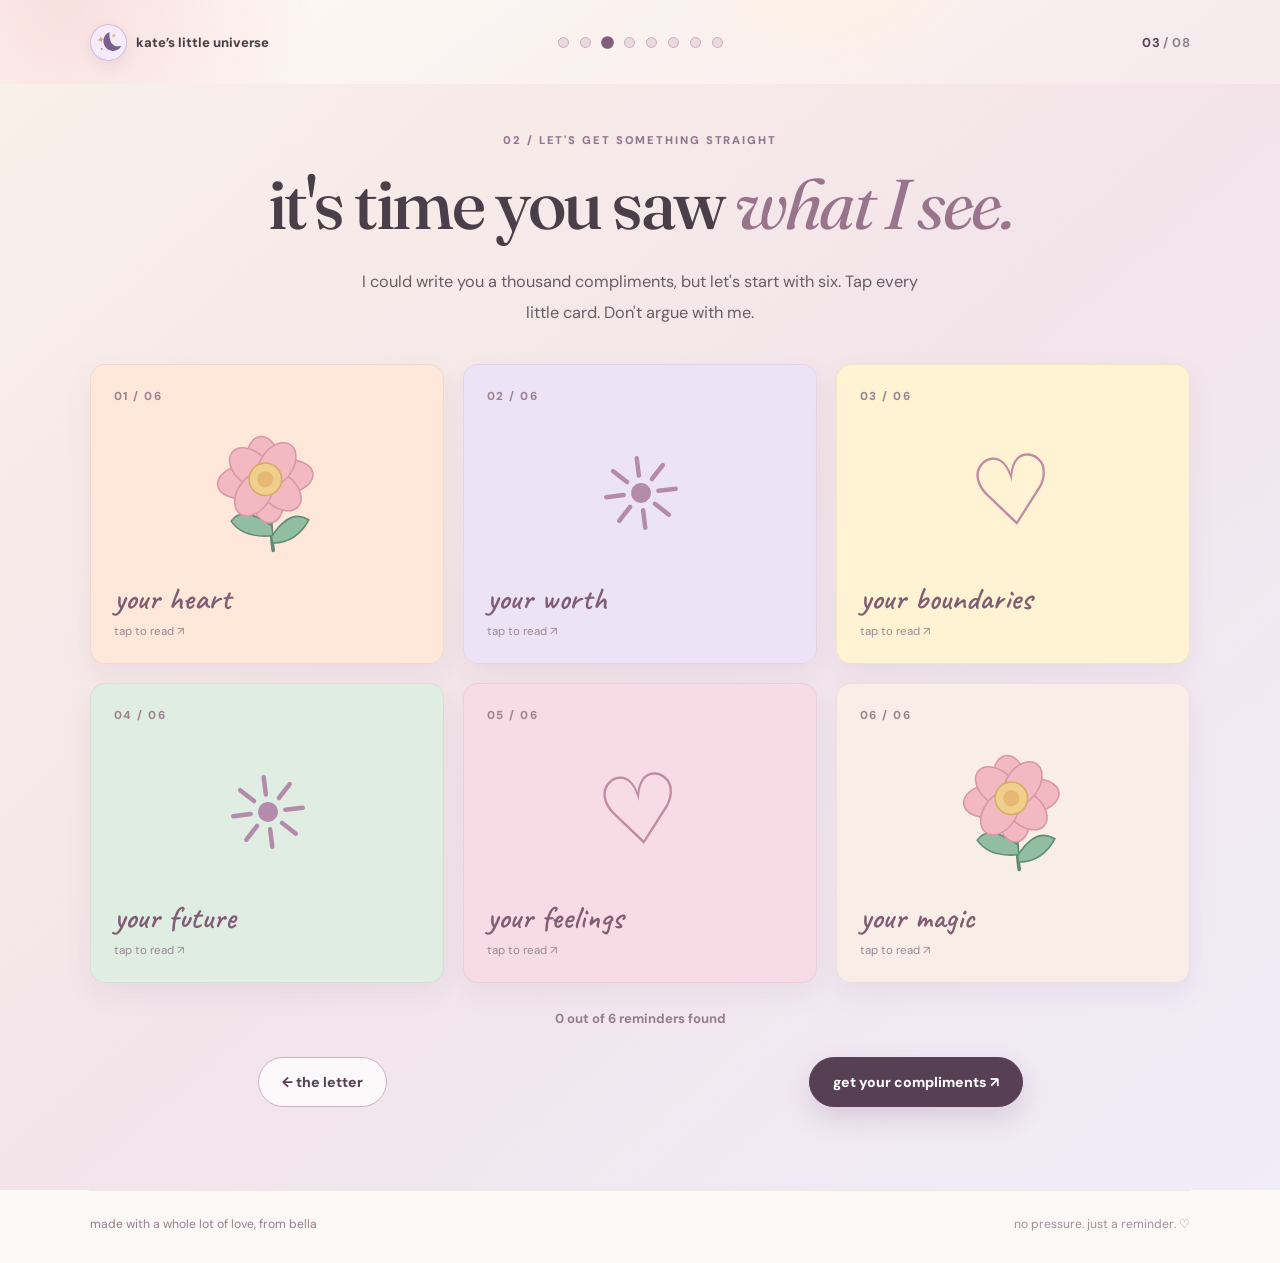
<file: mirror.html>
<!doctype html>
<html lang="en">
<head>
<meta charset="utf-8">
<meta name="viewport" content="width=device-width, initial-scale=1, viewport-fit=cover">
<meta name="theme-color" content="#f7e3e4">
<meta name="description" content="A little reminder for Kate: you deserve to feel safe, respected, and loved exactly as you are.">
<meta property="og:type" content="website">
<meta property="og:title" content="A little something for Kate">
<meta property="og:description" content="Someone who cares about you has a few things she wants you to know.">
<title>Things worth remembering · for kate</title>
<link rel="icon" href="./favicon.svg?v=4" type="image/svg+xml">
<link rel="stylesheet" href="./style.css?v=4">
<script src="./site.js?v=4" defer></script>
</head>
<body data-page="mirror">
<div class="backdrop" aria-hidden="true"><span class="ambient ambient-a"></span><span class="ambient ambient-b"></span><span class="ambient ambient-c"></span></div>
<header class="site-header shell">
<a href="./index.html" data-page-link class="brand" aria-label="Back to the beginning"><span class="brand-bloom"><svg viewBox="0 0 40 40" focusable="false" aria-hidden="true" xmlns="http://www.w3.org/2000/svg"><path d="M25 5C13 7 9 21 17 30c6 6 17 5 20-1-11 1-17-9-12-24Z" fill="#7b608e"/><path d="m10 8 1.3 3.4L15 13l-3.7 1.6L10 18l-1.3-3.4L5 13l3.7-1.6Z" fill="#dba886"/><circle cx="30" cy="12" r="2.4" fill="#e8ba85"/><circle cx="8" cy="27" r="1.5" fill="#bb91b9"/></svg></span><span>kate’s little universe</span></a>
<nav class="progress-dots" aria-label="Explore eight chapters"><a href="./index.html" data-page-link  aria-label="Chapter 1: open the universe" title="open the universe"></a><a href="./letter.html" data-page-link  aria-label="Chapter 2: letter from bella" title="letter from bella"></a><a href="./mirror.html" data-page-link class="here" aria-current="page" aria-label="Chapter 3: what bella sees" title="what bella sees"></a><a href="./pocket.html" data-page-link  aria-label="Chapter 4: the appreciation station" title="the appreciation station"></a><a href="./love.html" data-page-link  aria-label="Chapter 5: what love should feel like" title="what love should feel like"></a><a href="./garden.html" data-page-link  aria-label="Chapter 6: grow your garden" title="grow your garden"></a><a href="./future.html" data-page-link  aria-label="Chapter 7: future postcards" title="future postcards"></a><a href="./choose.html" data-page-link  aria-label="Chapter 8: choose your next chapter" title="choose your next chapter"></a></nav>
<div class="page-fraction"><strong>03</strong> / 08</div>
</header>
<main id="main">
<section class="stage stage-mirror">
<div class="shell content-enter">
  <div class="center-heading">
    <div class="overline">02 / let's get something straight</div>
    <h1>it's time you saw <em>what I see.</em></h1>
    <p class="lead">I could write you a thousand compliments, but let's start with six. Tap every little card. Don't argue with me.</p>
  </div>
  <div class="mirror-board" aria-label="Six encouragement cards">
    <button type="button" class="reveal-card tint-peach" aria-pressed="false" aria-label="Reveal reminder 1"><span class="front"><span class="little-number">01 / 06</span><span class="card-art"><svg viewBox="0 0 140 160" aria-hidden="true" focusable="false"><path d="M70 87 C73 112 68 128 69 151" fill="none" stroke="#638b75" stroke-width="4.5" stroke-linecap="round"/><path d="M70 120Q38 91 22 109Q34 132 70 133M70 133Q96 102 117 119Q99 145 70 142" fill="#91bda0" stroke="#638b75" stroke-width="2"/><g fill="#f3b9c3" stroke="#d998a7" stroke-width="2"><ellipse cx="70" cy="45" rx="21" ry="35"/><ellipse cx="70" cy="82" rx="21" ry="35"/><ellipse cx="46" cy="63" rx="35" ry="21"/><ellipse cx="94" cy="63" rx="35" ry="21"/><ellipse cx="54" cy="47" rx="20" ry="30" transform="rotate(-42 54 47)"/><ellipse cx="86" cy="79" rx="20" ry="30" transform="rotate(-42 86 79)"/><ellipse cx="86" cy="47" rx="20" ry="30" transform="rotate(42 86 47)"/><ellipse cx="54" cy="79" rx="20" ry="30" transform="rotate(42 54 79)"/></g><circle cx="70" cy="63" r="20" fill="#f0ce8b" stroke="#d5ad67" stroke-width="2"/><circle cx="70" cy="63" r="10" fill="#e6b873"/></svg></span><span class="card-title hand">your heart</span><span class="card-hint">tap to read ↗</span></span><span class="back"><span class="little-number">01 / 06</span><strong>Your heart is a strength.</strong><span>Being kind and caring is beautiful. It should be met with care, not taken for granted.</span><small>tap to turn back ↶</small></span></button>
    <button type="button" class="reveal-card tint-lilac" aria-pressed="false" aria-label="Reveal reminder 2"><span class="front"><span class="little-number">02 / 06</span><span class="card-art card-spark"><svg viewBox="0 0 32 32" focusable="false" aria-hidden="true"><g fill="none" stroke="currentColor" stroke-linecap="round" stroke-width="1.8"><path d="M16 2v7M16 23v7M2 16h7M23 16h7M6 6l5 5m10 10 5 5M26 6l-5 5M11 21l-5 5"/></g><circle cx="16" cy="16" r="4" fill="currentColor"/></svg></span><span class="card-title hand">your worth</span><span class="card-hint">tap to read ↗</span></span><span class="back"><span class="little-number">02 / 06</span><strong>You are not replaceable.</strong><span>There is one Kate. Someone else's inability to appreciate you doesn't make you any less rare.</span><small>tap to turn back ↶</small></span></button>
    <button type="button" class="reveal-card tint-butter" aria-pressed="false" aria-label="Reveal reminder 3"><span class="front"><span class="little-number">03 / 06</span><span class="card-art card-heart" aria-hidden="true">♡</span><span class="card-title hand">your boundaries</span><span class="card-hint">tap to read ↗</span></span><span class="back"><span class="little-number">03 / 06</span><strong>Your 'no' matters.</strong><span>You never have to do something you're uncomfortable with to keep anyone's affection. Ever.</span><small>tap to turn back ↶</small></span></button>
    <button type="button" class="reveal-card tint-mint" aria-pressed="false" aria-label="Reveal reminder 4"><span class="front"><span class="little-number">04 / 06</span><span class="card-art card-spark"><svg viewBox="0 0 32 32" focusable="false" aria-hidden="true"><g fill="none" stroke="currentColor" stroke-linecap="round" stroke-width="1.8"><path d="M16 2v7M16 23v7M2 16h7M23 16h7M6 6l5 5m10 10 5 5M26 6l-5 5M11 21l-5 5"/></g><circle cx="16" cy="16" r="4" fill="currentColor"/></svg></span><span class="card-title hand">your future</span><span class="card-hint">tap to read ↗</span></span><span class="back"><span class="little-number">04 / 06</span><strong>Your story is still unfolding.</strong><span>There are so many experiences, friendships and good days waiting for you. This moment isn't the whole story.</span><small>tap to turn back ↶</small></span></button>
    <button type="button" class="reveal-card tint-blush" aria-pressed="false" aria-label="Reveal reminder 5"><span class="front"><span class="little-number">05 / 06</span><span class="card-art card-heart" aria-hidden="true">♡</span><span class="card-title hand">your feelings</span><span class="card-hint">tap to read ↗</span></span><span class="back"><span class="little-number">05 / 06</span><strong>You're allowed to want clarity.</strong><span>Asking honest questions doesn't make you needy. Feeling confused doesn't mean your feelings are wrong.</span><small>tap to turn back ↶</small></span></button>
    <button type="button" class="reveal-card tint-cream" aria-pressed="false" aria-label="Reveal reminder 6"><span class="front"><span class="little-number">06 / 06</span><span class="card-art"><svg viewBox="0 0 140 160" aria-hidden="true" focusable="false"><path d="M70 87 C73 112 68 128 69 151" fill="none" stroke="#638b75" stroke-width="4.5" stroke-linecap="round"/><path d="M70 120Q38 91 22 109Q34 132 70 133M70 133Q96 102 117 119Q99 145 70 142" fill="#91bda0" stroke="#638b75" stroke-width="2"/><g fill="#f3b9c3" stroke="#d998a7" stroke-width="2"><ellipse cx="70" cy="45" rx="21" ry="35"/><ellipse cx="70" cy="82" rx="21" ry="35"/><ellipse cx="46" cy="63" rx="35" ry="21"/><ellipse cx="94" cy="63" rx="35" ry="21"/><ellipse cx="54" cy="47" rx="20" ry="30" transform="rotate(-42 54 47)"/><ellipse cx="86" cy="79" rx="20" ry="30" transform="rotate(-42 86 79)"/><ellipse cx="86" cy="47" rx="20" ry="30" transform="rotate(42 86 47)"/><ellipse cx="54" cy="79" rx="20" ry="30" transform="rotate(42 54 79)"/></g><circle cx="70" cy="63" r="20" fill="#f0ce8b" stroke="#d5ad67" stroke-width="2"/><circle cx="70" cy="63" r="10" fill="#e6b873"/></svg></span><span class="card-title hand">your magic</span><span class="card-hint">tap to read ↗</span></span><span class="back"><span class="little-number">06 / 06</span><strong>You're the whole package, girl.</strong><span>Thoughtful, full of potential, and worthy of being chosen with intention. Please act like you know it.</span><small>tap to turn back ↶</small></span></button>
  </div>
  <p class="count-note" id="card-count" role="status" aria-live="polite">0 out of 6 reminders found</p>
  <div class="step-nav narrower"><a href="./letter.html" class="btn btn-soft" data-page-link>← the letter</a><a href="./pocket.html" class="btn btn-primary" data-page-link>get your compliments ↗</a></div>
</div>
</section></main>
<footer class="site-footer shell"><span>made with a whole lot of love, from bella</span><span class="footer-right">no pressure. just a reminder. <span aria-hidden="true">♡</span></span></footer>
<div id="toast" class="toast" role="status" aria-live="polite" aria-atomic="true"></div>
</body>
</html>
</file>
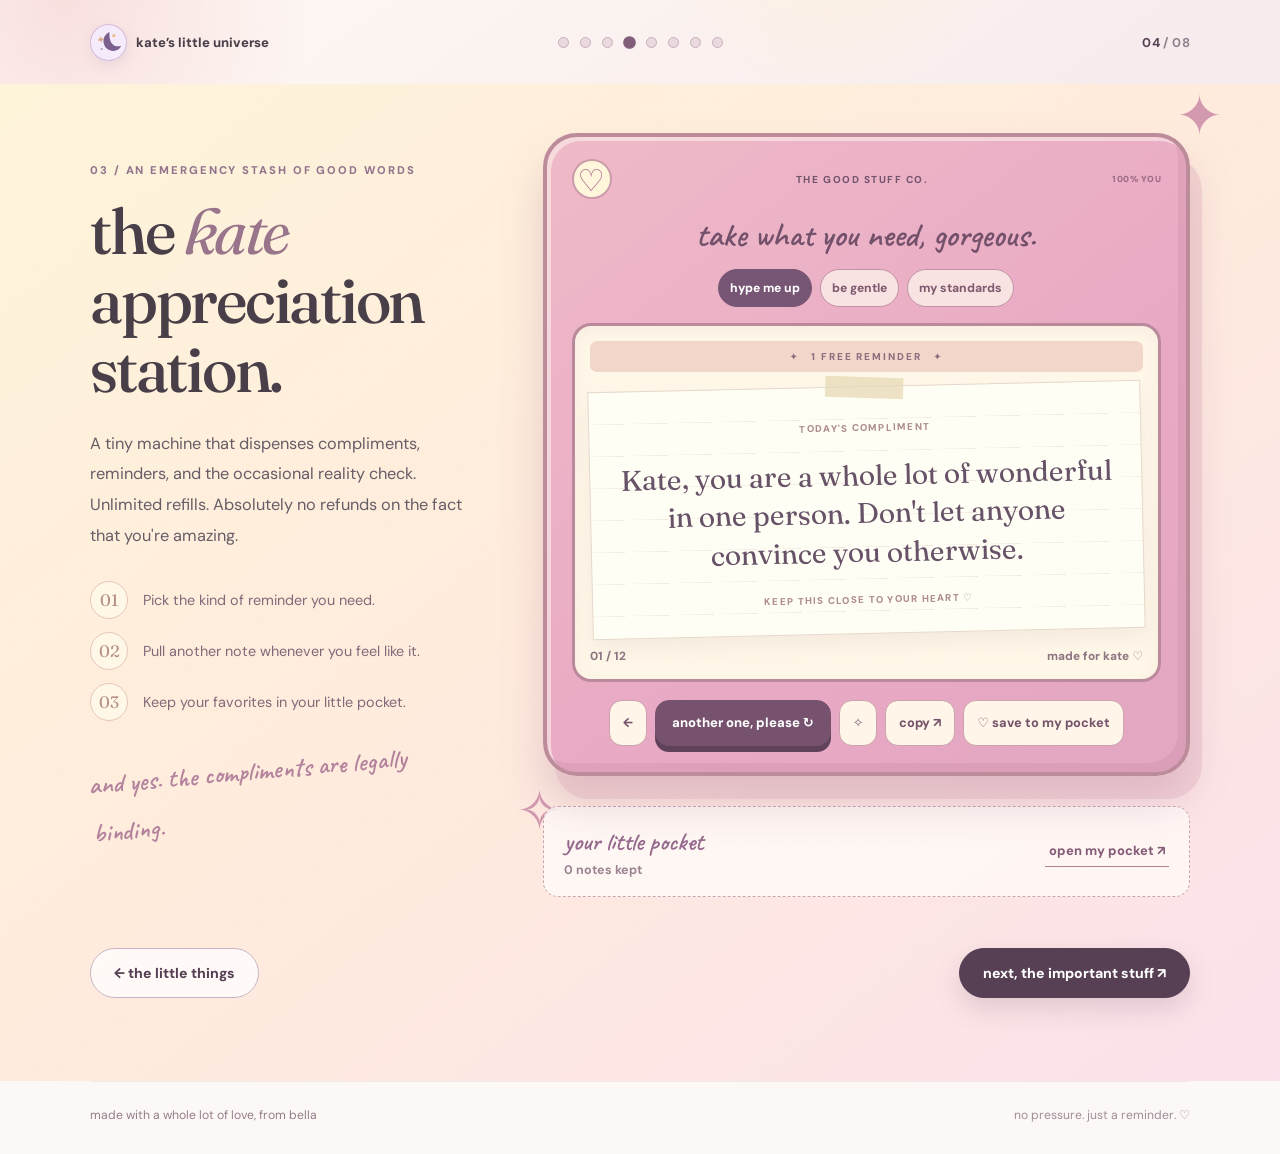
<file: pocket.html>
<!doctype html>
<html lang="en">
<head>
<meta charset="utf-8">
<meta name="viewport" content="width=device-width, initial-scale=1, viewport-fit=cover">
<meta name="theme-color" content="#f7e3e4">
<meta name="description" content="A little reminder for Kate: you deserve to feel safe, respected, and loved exactly as you are.">
<meta property="og:type" content="website">
<meta property="og:title" content="A little something for Kate">
<meta property="og:description" content="Someone who cares about you has a few things she wants you to know.">
<title>The appreciation station · for kate</title>
<link rel="icon" href="./favicon.svg?v=4" type="image/svg+xml">
<link rel="stylesheet" href="./style.css?v=4">
<script src="./site.js?v=4" defer></script>
</head>
<body data-page="pocket">
<div class="backdrop" aria-hidden="true"><span class="ambient ambient-a"></span><span class="ambient ambient-b"></span><span class="ambient ambient-c"></span></div>
<header class="site-header shell">
<a href="./index.html" data-page-link class="brand" aria-label="Back to the beginning"><span class="brand-bloom"><svg viewBox="0 0 40 40" focusable="false" aria-hidden="true" xmlns="http://www.w3.org/2000/svg"><path d="M25 5C13 7 9 21 17 30c6 6 17 5 20-1-11 1-17-9-12-24Z" fill="#7b608e"/><path d="m10 8 1.3 3.4L15 13l-3.7 1.6L10 18l-1.3-3.4L5 13l3.7-1.6Z" fill="#dba886"/><circle cx="30" cy="12" r="2.4" fill="#e8ba85"/><circle cx="8" cy="27" r="1.5" fill="#bb91b9"/></svg></span><span>kate’s little universe</span></a>
<nav class="progress-dots" aria-label="Explore eight chapters"><a href="./index.html" data-page-link  aria-label="Chapter 1: open the universe" title="open the universe"></a><a href="./letter.html" data-page-link  aria-label="Chapter 2: letter from bella" title="letter from bella"></a><a href="./mirror.html" data-page-link  aria-label="Chapter 3: what bella sees" title="what bella sees"></a><a href="./pocket.html" data-page-link class="here" aria-current="page" aria-label="Chapter 4: the appreciation station" title="the appreciation station"></a><a href="./love.html" data-page-link  aria-label="Chapter 5: what love should feel like" title="what love should feel like"></a><a href="./garden.html" data-page-link  aria-label="Chapter 6: grow your garden" title="grow your garden"></a><a href="./future.html" data-page-link  aria-label="Chapter 7: future postcards" title="future postcards"></a><a href="./choose.html" data-page-link  aria-label="Chapter 8: choose your next chapter" title="choose your next chapter"></a></nav>
<div class="page-fraction"><strong>04</strong> / 08</div>
</header>
<main id="main">
<section class="stage stage-pocket">
<div class="shell pocket-layout content-enter">
 <div class="pocket-intro">
  <div class="overline">03 / an emergency stash of good words</div>
  <h1>the <em>kate</em> appreciation station.</h1>
  <p class="lead">A tiny machine that dispenses compliments, reminders, and the occasional reality check. Unlimited refills. Absolutely no refunds on the fact that you're amazing.</p>
  <div class="pocket-guide">
   <span class="guide-number">01</span><span>Pick the kind of reminder you need.</span>
   <span class="guide-number">02</span><span>Pull another note whenever you feel like it.</span>
   <span class="guide-number">03</span><span>Keep your favorites in your little pocket.</span>
  </div>
  <p class="hand pocket-sidenote">and yes. the compliments are legally binding.</p>
 </div>
 <div class="dispenser-zone">
  <span class="machine-spark machine-spark-a" aria-hidden="true">✦</span>
  <div class="dispenser" aria-label="Interactive self-worth message dispenser">
   <div class="machine-header"><span class="machine-mascot" aria-hidden="true">♡</span><span>THE GOOD STUFF CO.</span><span class="machine-id">100% YOU</span></div>
   <div class="machine-marquee">take what you need, gorgeous.</div>
   <div class="channel-controls" role="group" aria-label="Choose a type of encouragement">
    <button type="button" class="channel-btn active" data-pocket-mode="hype" aria-pressed="true">hype me up</button>
    <button type="button" class="channel-btn" data-pocket-mode="soft" aria-pressed="false">be gentle</button>
    <button type="button" class="channel-btn" data-pocket-mode="standards" aria-pressed="false">my standards</button>
   </div>
   <div class="machine-window">
    <div class="ticker" aria-hidden="true">✦ &nbsp; 1 FREE REMINDER &nbsp; ✦</div>
    <div class="message-slip" id="message-slip" role="status" aria-live="polite" aria-atomic="true">
     <span class="slip-top" id="slip-category">TODAY'S COMPLIMENT</span>
     <p id="slip-message">Kate, you are a whole lot of wonderful in one person. Don't let anyone convince you otherwise.</p>
     <span class="slip-bottom">KEEP THIS CLOSE TO YOUR HEART ♡</span>
    </div>
    <div class="machine-meter"><span id="slip-count">01 / 12</span><span>made for kate ♡</span></div>
   </div>
   <div class="machine-action">
    <button type="button" class="mini-machine-btn" id="prev-slip" aria-label="Previous encouragement note">←</button>
    <button type="button" class="dispense-btn" id="next-slip">another one, please <span aria-hidden="true">↻</span></button>
    <button type="button" class="mini-machine-btn" id="random-slip" aria-label="Surprise me with a random note">✧</button>
    <button type="button" class="mini-machine-btn" id="copy-slip" aria-label="Copy the current note">copy ↗</button>
    <button type="button" class="save-slip" id="save-slip" aria-pressed="false">♡ save to my pocket</button>
   </div>
  </div>
  <span class="machine-spark machine-spark-b" aria-hidden="true">✧</span>
  <div class="pocket-saved">
    <div><span class="hand">your little pocket</span><span id="pocket-total" class="saved-total">0 notes kept</span></div>
    <button type="button" class="pocket-open-btn" id="open-pocket" aria-expanded="false" aria-controls="saved-panel">open my pocket ↗</button>
  </div>
  <div id="saved-panel" class="saved-panel" hidden>
    <p class="saved-empty" id="saved-empty">Your favorites will appear here when you save them. Nothing gets sent anywhere.</p>
    <ul class="saved-list" id="saved-list"></ul>
    <button type="button" class="mini-text-btn" id="clear-pocket">empty my pocket</button>
  </div>
 </div>
 <div class="step-nav"><a href="./mirror.html" class="btn btn-soft" data-page-link>← the little things</a><a href="./love.html" class="btn btn-primary" data-page-link>next, the important stuff ↗</a></div>
</div>
</section>
</main>
<footer class="site-footer shell"><span>made with a whole lot of love, from bella</span><span class="footer-right">no pressure. just a reminder. <span aria-hidden="true">♡</span></span></footer>
<div id="toast" class="toast" role="status" aria-live="polite" aria-atomic="true"></div>
</body>
</html>
</file>
<file: style.css>
@import url('https://fonts.googleapis.com/css2?family=Caveat:wght@500;600;700&family=DM+Sans:wght@400;500;600;700;800&family=Fraunces:opsz,wght,SOFT,WONK@9..144,400,20,1;9..144,500,20,1;9..144,600,20,1&display=swap');
:root{
 --ink:#493f49;--plum:#574054;--dark:#423344;--muted:#756b77;--rose:#f4c7ce;--petal:#fbdee2;
 --pale:#fff9f6;--paper:#fffefa;--lilac:#e9dff2;--sage:#d8e5d9;--butter:#fbf2c7;
 --border:rgba(110,83,105,.18);--shadow:0 24px 62px rgba(79,56,76,.13)
}
*{box-sizing:border-box}
html{scroll-behavior:smooth;overflow-x:clip;-webkit-text-size-adjust:100%;text-size-adjust:100%}
body{margin:0;min-width:280px;min-height:100vh;overflow-x:clip;color:var(--ink);font-family:'DM Sans',system-ui,-apple-system,'Segoe UI',sans-serif;background:#fcf8f5;-webkit-font-smoothing:antialiased}
button,a{font:inherit}button{cursor:pointer}button:disabled{cursor:default}a{color:inherit}
button:focus-visible,a:focus-visible,summary:focus-visible{outline:3px solid #a96588;outline-offset:4px}
[hidden]{display:none!important}::selection{color:var(--dark);background:#e8c5cf}
svg{max-width:100%}
.shell{width:min(1100px,calc(100% - 48px));margin-inline:auto}
.hand{font-family:'Caveat','Brush Script MT',cursive;font-weight:600}
.serif,h1,h2,h3{font-family:'Fraunces',Georgia,serif;font-weight:500;letter-spacing:-.035em}
h1 em,h2 em{color:#99758c;font-weight:400}
h1{font-size:clamp(3.4rem,6vw,6.1rem);line-height:1.08;margin:19px 0 25px}
h2{margin:0}
p{line-height:1.8}
.lead{color:#675d67;line-height:1.88;font-size:1.02rem;max-width:590px}
.overline{font-size:.7rem;font-weight:800;letter-spacing:.17em;text-transform:uppercase;color:#92738c}
.btn{display:inline-flex;align-items:center;justify-content:center;gap:12px;padding:15px 23px;border-radius:100px;border:1px solid transparent;text-decoration:none;font-weight:800;font-size:.88rem;text-align:center;max-width:100%;transition:transform .22s,box-shadow .22s,background .22s}
.btn:hover{transform:translateY(-3px)}
.btn-primary{background:var(--plum);border-color:var(--plum);color:#fff;box-shadow:0 11px 26px #72556b31}
.btn-primary:hover{background:#72536b;box-shadow:0 17px 29px #72556b41}
.btn-soft{background:rgba(255,255,255,.76);border-color:#c8b4c4;color:var(--plum)}
.btn-soft:hover{background:white}
.backdrop{position:fixed;inset:0;overflow:hidden;pointer-events:none;z-index:-2;background:linear-gradient(145deg,#fff9f4,#f7eced 50%,#eee6f4)}
.ambient{position:absolute;display:block;filter:blur(2px);border-radius:50%;opacity:.7}
.ambient-a{width:40vw;height:40vw;left:-15vw;top:-20vw;background:radial-gradient(circle,#f6d5d6,transparent 68%)}
.ambient-b{width:42vw;height:42vw;right:-19vw;bottom:-8vw;background:radial-gradient(circle,#e4d6ea,transparent 70%)}
.ambient-c{width:28vw;height:28vw;right:21vw;top:-20vw;background:radial-gradient(circle,#fff1d6,transparent 69%)}
.site-header{position:relative;z-index:10;min-height:84px;display:grid;grid-template-columns:1fr auto 1fr;align-items:center;gap:16px}
.brand{display:inline-flex;align-items:center;justify-self:start;gap:9px;text-decoration:none;font-size:.82rem;font-weight:800;min-width:0}
.brand-bloom{display:grid;place-items:center;flex:0 0 37px;width:37px;height:37px;border:1px solid #dfbfc9;background:#fffaf7;color:#ae7395;border-radius:50%;box-shadow:0 5px 10px #86708017;transform:rotate(-13deg)}
.brand-bloom svg{width:23px;height:23px}
.progress-dots{display:flex;gap:11px;align-items:center;justify-content:center;flex-shrink:0}
.progress-dots a{display:block;width:11px;height:11px;border:1px solid #c7adb9;background:#ead9df;border-radius:50%;transition:transform .2s,background .2s}
.progress-dots a:hover{transform:scale(1.3)}
.progress-dots a.here{background:#815e79;border-color:#815e79;transform:scale(1.15)}
.page-fraction{justify-self:end;white-space:nowrap;font-size:.8rem;letter-spacing:.03em;color:#93818f;font-weight:700}
.page-fraction strong{color:var(--plum)}
.site-footer{display:flex;justify-content:space-between;align-items:center;gap:20px;min-height:73px;border-top:1px solid #ad93a126;padding:18px 0 23px;color:#947d8b;font-size:.76rem}
.footer-right{color:#a18d99}
#main{position:relative;z-index:1}
.stage{position:relative;isolation:isolate;padding:49px 0 83px;min-height:calc(100svh - 157px);display:flex;align-items:center}
.stage:before{content:"";position:absolute;inset:0;z-index:-1;background-image:radial-gradient(#987e9424 .9px,transparent .9px);background-size:25px 25px;opacity:.48;pointer-events:none}
.stage-intro{background:linear-gradient(134deg,#fff8ef 0%,#fae6e5 51%,#f0e7f4 100%)}
.stage-letter{background:linear-gradient(142deg,#f8f1ef,#f5edee 57%,#ecedf0)}
.stage-mirror{background:linear-gradient(139deg,#f9f0e9,#f3e4ea 50%,#efedf9)}
.stage-love{background:linear-gradient(141deg,#fff9f0,#f6e9e4 48%,#efe8f5)}
.stage-choose{background:linear-gradient(136deg,#fff9f2,#f4e7ed 54%,#eee7f4)}
.content-enter{animation:enter .55s cubic-bezier(.19,.72,.28,1) both}
@keyframes enter{from{opacity:0;transform:translateY(17px)}to{opacity:1;transform:translateY(0)}}
body.leaving main{animation:depart .27s ease forwards}
@keyframes depart{to{opacity:0;transform:translateY(-12px)}}
.tiny-heart{font-size:1.2rem;vertical-align:-2px;color:#b68c9f}
.cta-row{margin-top:30px;display:flex;flex-wrap:wrap;gap:13px}
.note-under{color:#a88394;font-size:1.6rem;transform:rotate(-3deg);display:inline-block;margin:20px 0 0}
.hero-layout{display:grid;grid-template-columns:minmax(0,1.03fr) minmax(0,.97fr);align-items:center;gap:35px;min-height:565px}
.hero-copy{min-width:0;padding:25px 0}
.hero-copy h1{font-size:clamp(3.75rem,6.9vw,7rem);line-height:1.04;color:var(--plum)}
.hero-copy h1 em{display:inline-block;color:#a37e92;font-style:italic;white-space:nowrap}
.hero-copy .lead{max-width:540px}
.hero-copy .lead.second{margin-top:12px}
.hero-art{position:relative;min-height:480px;display:flex;align-items:center;justify-content:center}
.floating-tag{position:absolute;z-index:5;font-family:'Caveat',cursive;font-size:1.6rem;line-height:1.2;padding:11px 18px;border:1px solid #e9b7bb;background:#f5d1d6;color:#a57482;transform:rotate(9deg);box-shadow:3px 9px 20px #836b7522}
.tag-top{right:0;top:5%}.tag-bottom{left:5%;bottom:0;transform:rotate(-9deg);background:#fff1d8;border-color:#e4d0b1;color:#a1886d}
.art-spark{position:absolute;width:32px;height:32px;color:#e5acb7}
.art-spark svg{width:100%;height:100%}
.art-spark-one{top:4%;left:13%;transform:rotate(18deg)}
.art-spark-two{right:7%;bottom:19%;transform:scale(.72)}
.envelope{position:relative;display:block;text-decoration:none;width:min(88%,435px);aspect-ratio:1.12/1;transform:rotate(5deg);filter:drop-shadow(0 22px 21px #80687e38);transition:transform .35s;isolation:isolate}
.envelope:hover,.envelope:focus-visible{transform:translateY(-12px) rotate(0deg)}
.envelope-letter{position:absolute;z-index:1;left:14%;top:0;width:72%;height:78%;border:1px solid #e6dad0;background:var(--paper);box-shadow:0 7px 16px #ad95a025;display:flex;flex-direction:column;align-items:center;justify-content:flex-start;padding:14px}
.letter-heading{font-size:1.55rem;color:#aa8b9c}
.letter-flower{display:block;height:60%;width:47%;min-width:100px;margin-top:-9px;overflow:visible}
.letter-flower svg{display:block;width:100%;height:100%}
.letter-to{font-size:1.9rem;color:#856a7e;margin-top:-8px}
.envelope-back{position:absolute;inset:auto 2% 6%;height:67%;z-index:2;background:#e7b5bf;border:2px solid #d9a0ad;border-radius:6px;clip-path:polygon(0 0,50% 49%,100% 0,100% 100%,0 100%)}
.envelope-left{position:absolute;z-index:3;inset:auto 2% 6%;height:67%;background:#f1bdc4;clip-path:polygon(0 0,51% 54%,0 100%)}
.envelope-right{position:absolute;z-index:3;inset:auto 2% 6%;height:67%;background:#eeb0bc;clip-path:polygon(100% 0,49% 54%,100% 100%)}
.envelope-front{position:absolute;z-index:4;inset:auto 2% 6%;height:67%;background:#f5c9c9;clip-path:polygon(0 100%,50% 29%,100% 100%)}
.wax-seal{position:absolute;z-index:6;width:72px;height:72px;border-radius:50%;left:50%;bottom:21%;transform:translateX(-50%);background:#fcf1d9;border:2px solid #d9b8a4;box-shadow:0 5px 12px #8d65713b;display:grid;place-items:center;font-size:2.8rem;color:#b78291}
.envelope:hover .envelope-letter,.envelope:focus-visible .envelope-letter{transform:translateY(-22px);transition:transform .35s}
/* Letter */
.split-layout{display:grid;grid-template-columns:minmax(0,.68fr) minmax(0,1fr);column-gap:65px;row-gap:20px;align-items:center}
.side-note{align-self:start;padding-top:30px;min-width:0}
.side-note h1{font-size:clamp(3rem,5vw,5.1rem)}
.side-note .lead{max-width:340px}
.loose-flower{width:138px;height:156px;transform:rotate(-15deg);margin:22px 0 0 12px;filter:drop-shadow(5px 8px 1px #927c8220)}
.little-arrow{font-size:1.6rem;display:inline-block;color:#ad8a9a;transform:rotate(-8deg)}
.letter-paper{position:relative;min-width:0;background:#fffdfa;border:1px solid #ebded3;padding:46px 49px 36px;box-shadow:9px 12px 0 #eadce0,0 26px 48px #745f7415;transform:rotate(.35deg);max-width:690px}
.letter-paper:before{content:"";position:absolute;left:25px;top:0;bottom:0;border-left:1px solid #f2d4d9}
.paper-tape{position:absolute;width:98px;height:31px;background:#f0dfbcce;left:39%;top:-15px;transform:rotate(-8deg)}
.letter-meta{display:flex;justify-content:space-between;gap:12px;border-bottom:1px solid #e9e2d9;padding-bottom:14px;margin-bottom:20px;text-transform:uppercase;letter-spacing:.13em;color:#a29492;font-size:.63rem;font-weight:800}
.salutation{font-size:2.75rem;margin:0 0 13px;color:#a67990}
.letter-prose p{line-height:1.9;margin:0 0 16px;font-size:.95rem;color:#5c5059}
.letter-prose strong{color:#78576d}
.signature{font-size:2.1rem;text-align:right;color:#9c7289;transform:rotate(-3deg)}
.paper-sticker{position:absolute;right:-18px;top:120px;padding:10px 14px;border:1px solid #c6b2cb;background:#eadff1;font-family:'Caveat',cursive;font-size:1.45rem;color:#90758f;transform:rotate(10deg)}
.step-nav{grid-column:1/-1;display:flex;align-items:center;justify-content:space-between;gap:15px;flex-wrap:wrap;margin-top:28px}
.step-nav.narrower{max-width:765px;margin-inline:auto}
/* Mirror */
.center-heading{text-align:center;max-width:780px;margin:0 auto 36px}
.center-heading h1{font-size:clamp(3.1rem,5.5vw,5rem)}
.center-heading .lead{margin-inline:auto}
.mirror-board{display:grid;grid-template-columns:repeat(3,minmax(0,1fr));gap:19px}
.reveal-card{border:0;background:transparent;padding:0;text-align:left;min-width:0;min-height:300px;perspective:1000px;position:relative;cursor:pointer;border-radius:15px;transform-style:preserve-3d;transition:transform .2s}
.reveal-card:hover{transform:translateY(-4px)}
.reveal-card .front,.reveal-card .back{display:flex;position:absolute;inset:0;flex-direction:column;align-items:flex-start;border:1px solid #bd9ea833;padding:24px 23px;border-radius:15px;overflow:hidden;box-shadow:0 11px 27px #80647a16;backface-visibility:hidden;-webkit-backface-visibility:hidden;transition:transform .6s cubic-bezier(.2,.72,.21,1);background:#fff9fa}
.reveal-card .front{transform:rotateY(0)}
.reveal-card .back{transform:rotateY(-180deg);background:#fffdfa}
.reveal-card[aria-pressed=true] .front{transform:rotateY(180deg)}
.reveal-card[aria-pressed=true] .back{transform:rotateY(0)}
.tint-peach .front{background:#ffe7d9}
.tint-lilac .front{background:#ece4f6}
.tint-butter .front{background:#fff3d3}
.tint-mint .front{background:#dfede3}
.tint-blush .front{background:#f7dce5}
.tint-cream .front{background:#f8eee7}
.little-number{font-size:.72rem;color:#9b8391;letter-spacing:.13em;font-weight:800}
.card-art{width:120px;height:130px;display:block;align-self:center;margin:auto;transform:rotate(-7deg)}
.card-art svg{width:100%;height:100%}
.card-art.card-spark{display:flex;justify-content:center;align-items:center;color:#b48baa;width:85px;height:100px}
.card-art.card-spark svg{width:80px;height:80px}
.card-art.card-heart{font-size:6rem;line-height:1.1;display:flex;align-items:center;justify-content:center;color:#bf8aa2}
.card-title{font-size:2rem;line-height:1.1;color:#815d74}
.card-hint{font-size:.72rem;color:#9d8996;margin-top:8px}
.reveal-card .back strong{font-family:'Fraunces',Georgia,serif;font-weight:500;font-size:1.58rem;line-height:1.2;color:#74576b;margin-top:22px}
.reveal-card .back>span:nth-of-type(2){font-size:.91rem;color:#695d67;line-height:1.72;margin-top:12px}
.reveal-card .back small{margin-top:auto;color:#a38d9c;padding-top:11px}
.count-note{text-align:center;color:#937e91;font-weight:700;font-size:.82rem;margin-top:24px}
.mirror-board+.count-note+.step-nav{margin-top:26px}
/* Standards */
.love-layout{display:grid;grid-template-columns:minmax(0,.83fr) minmax(0,1.17fr);align-items:start;column-gap:65px}
.love-copy{padding-top:19px;min-width:0}
.love-copy h1{font-size:clamp(3.35rem,5.1vw,5.45rem)}
.love-copy .lead{max-width:430px}
.pull-quote{margin-top:33px;padding:24px 25px;background:#fffdf9ad;border-left:3px solid #d6a1b4;color:#876877;line-height:1.68;font-family:'Fraunces',Georgia,serif;font-size:1.25rem;box-shadow:0 8px 24px #9271800d}
.pull-quote span{color:#be91a1}
.quiet-caption{display:inline-block;font-size:1.7rem;color:#a98495;transform:rotate(-5deg);margin-top:14px}
.standards-area{min-width:0}
.standards-intro{display:flex;align-items:center;justify-content:space-between;flex-wrap:wrap;gap:10px;margin-bottom:17px}
.standards-intro .hand{font-size:1.4rem;color:#ab8496}
.standards-list{display:flex;flex-direction:column;gap:12px}
.standard{background:#fffdf9d9;border:1px solid #e6d6d8;border-radius:13px;box-shadow:0 8px 23px #5c45550e}
.standard[open]{background:#fffdfa;border-color:#d4b5c3;box-shadow:0 12px 25px #5c45551a}
.standard summary{list-style:none;display:flex;align-items:center;gap:16px;cursor:pointer;padding:16px 19px;font-size:.91rem;font-weight:800;color:#695467}
.standard summary::-webkit-details-marker{display:none}
.standards-icon{display:grid;place-items:center;flex:0 0 37px;width:37px;height:37px;border-radius:50%;background:#f6e6e9;color:#9d738c;font-family:'Fraunces',Georgia,serif;font-size:1rem}
.standard .plus{margin-left:auto;flex:0 0 20px;color:#bd98ad;font-size:1.55rem;font-weight:400;text-align:center;transition:transform .2s}
.standard[open] .plus{transform:rotate(45deg)}
.standard-body{padding:0 26px 20px 72px;font-size:.9rem;color:#786976;line-height:1.83}
.soft-banner{grid-column:1/-1;display:flex;gap:18px;align-items:center;padding:20px 26px;border:1px solid #e1d6be;background:#fff3ddbb;border-radius:16px;margin-top:43px}
.banner-flower{width:65px;flex:0 0 65px}
.banner-flower svg{width:100%}
.soft-banner p{line-height:1.72;font-size:.92rem;color:#6f6270;margin:0}
/* Choices */
.final-layout{display:grid;grid-template-columns:minmax(0,.85fr) minmax(0,1.15fr);gap:36px 56px;align-items:start}
.final-intro{min-width:0;padding-top:11px}
.final-intro h1{font-size:clamp(3.2rem,5.45vw,5.65rem)}
.final-intro .lead{max-width:440px}
.from-bella{position:relative;margin-top:29px;padding:25px 25px 21px;background:#fffdfacc;border:1px solid #e9d4db;border-radius:15px;box-shadow:0 15px 28px #73516a13}
.quote-mark{position:absolute;left:13px;top:-26px;font-size:5rem;font-family:Georgia,serif;color:#e2b3c2;line-height:1}
.from-bella p{font-size:.94rem;color:#6b5b67;line-height:1.86;margin:0 0 14px}
.from-bella .hand{display:block;text-align:right;font-size:1.95rem;color:#ac8096;transform:rotate(-4deg)}
.flower-bundle{height:155px;width:230px;margin:15px auto 0;position:relative}
.flower-bundle span{position:absolute;display:block;width:98px;height:145px}
.flower-bundle svg{height:100%;width:100%}
.flower-bundle span:nth-child(1){left:4px;transform:rotate(-28deg)}
.flower-bundle span:nth-child(2){left:65px;top:-11px}
.flower-bundle span:nth-child(3){left:129px;transform:rotate(24deg)}
.choice-desk{min-width:0;padding:28px;border:1px solid #e5ced8;background:#fffcf9;box-shadow:9px 12px 0 #e9dfe8,0 24px 50px #63506417;border-radius:16px}
.desk-top{display:flex;justify-content:space-between;align-items:center;gap:10px;flex-wrap:wrap}
.desk-top .hand{font-size:1.5rem;color:#b08c9d}
.desk-heading{font-size:clamp(1.8rem,2.8vw,2.55rem);line-height:1.2;color:var(--plum);margin:14px 0}
.desk-lead{font-size:.9rem;color:#827480;margin:0 0 21px}
.choice-buttons{display:grid;grid-template-columns:1fr 1fr;gap:10px}
.choose-option{display:flex;align-items:center;justify-content:space-between;gap:12px;padding:15px 13px;min-height:67px;border:1px solid #dfd0d9;background:#fff8f7;border-radius:11px;text-align:left;color:#735c6e;font-size:.84rem;font-weight:800;transition:transform .2s,background .2s,border-color .2s}
.choose-option:hover{transform:translateY(-2px);border-color:#b89aad}
.choose-option[aria-pressed=true]{background:#f7e2eb;border-color:#b895ac;box-shadow:0 6px 13px #ae859924}
.choose-option>span:last-child{flex:0 0 auto;font-size:1rem}
.draft-paper{position:relative;background:#fff3e3;border:1px solid #eddac3;border-radius:10px;padding:25px 23px 21px;margin-top:20px}
.draft-paper:before{content:"";position:absolute;top:-10px;left:43%;width:70px;height:19px;background:#e9dfc5bd;transform:rotate(-7deg)}
.paper-topline{display:flex;justify-content:space-between;align-items:center;flex-wrap:wrap;gap:9px;color:#9c877d;font-size:.71rem;font-weight:800;letter-spacing:.1em;text-transform:uppercase}
.stamp-small{font-family:'Caveat',cursive;text-transform:none;letter-spacing:0;font-size:1.3rem;font-weight:600}
#draft-text{color:#665663;line-height:1.8;font-size:.93rem;min-height:135px;margin:18px 0 21px;white-space:pre-line}
.draft-paper .btn{padding:13px 18px;font-size:.82rem}
.draft-privacy{font-size:.73rem;line-height:1.65;color:#91847e;margin:13px 0 0}
.safety-note{margin-top:17px;color:#897783;font-size:.8rem;line-height:1.8;border-left:3px solid #dac1c9;padding:2px 0 2px 13px}
.last-line{grid-column:1/-1;text-align:center;display:flex;align-items:center;flex-direction:column;gap:13px;background:#fffdfba8;border:1px solid #ead8dc;border-radius:19px;padding:24px;margin-top:9px}
.last-line>.hand{color:#a78598;font-size:1.55rem}
#secret-line{max-width:640px;color:#6a5967;line-height:1.83;font-size:.96rem;margin:5px auto 0}
.last-line+.step-nav{margin-top:0}
/* Toast + micro interactions */
.toast{position:fixed;z-index:99;bottom:25px;left:50%;transform:translate(-50%,18px);background:var(--plum);color:white;border-radius:99px;box-shadow:0 12px 35px #6855693a;padding:12px 20px;text-align:center;font-size:.84rem;font-weight:700;opacity:0;pointer-events:none;transition:opacity .25s,transform .25s;max-width:calc(100% - 32px)}
.toast.on{opacity:1;transform:translate(-50%,0)}
.petal{position:fixed;z-index:40;pointer-events:none;font-size:1.4rem;color:#dca6b8;animation:petal-float 1s ease forwards}
@keyframes petal-float{to{transform:translate(var(--dx),var(--dy)) rotate(var(--dr));opacity:0}}
@media(max-width:980px){
 .hero-layout{gap:15px}
 .hero-copy h1{font-size:clamp(3.4rem,6.5vw,6.1rem)}
 .split-layout,.love-layout,.final-layout{column-gap:28px}
 .mirror-board{gap:13px}
 .reveal-card .front,.reveal-card .back{padding:20px 17px}
 .letter-paper{padding:37px 34px}
}
@media(max-width:760px){
 .shell{width:min(600px,calc(100% - 34px))}
 .site-header{min-height:69px;grid-template-columns:1fr auto;gap:8px}
 .brand{font-size:.75rem;white-space:nowrap;gap:7px}
 .brand-bloom{width:34px;height:34px;flex-basis:34px}
 .progress-dots{gap:7px}
 .progress-dots a{width:9px;height:9px}
 .page-fraction{display:none}
 .site-footer{min-height:60px;font-size:.7rem}
 .footer-right{display:none}
 .stage{padding:37px 0 55px;min-height:calc(100svh - 129px)}
 h1{font-size:clamp(2.9rem,9.7vw,4.4rem)}
 .hero-layout,.split-layout,.love-layout,.final-layout{grid-template-columns:minmax(0,1fr)}
 .hero-layout{min-height:0;gap:0}
 .hero-copy{text-align:center;padding:8px 0 0}
 .hero-copy h1{font-size:clamp(3.05rem,10.4vw,4.9rem)}
 .hero-copy h1 em{white-space:normal}
 .hero-copy .lead{font-size:.93rem;margin:0 auto}
 .hero-copy .lead.second{margin-top:10px}
 .cta-row{justify-content:center;margin-top:23px}
 .note-under{font-size:1.4rem;margin-top:12px}
 .hero-art{min-height:345px}
 .envelope{width:min(78%,318px)}
 .tag-top{top:7%;right:2%}.tag-bottom{bottom:2%;left:2%}
 .floating-tag{font-size:1.3rem;padding:8px 11px}
 .wax-seal{width:54px;height:54px;font-size:2rem}
 .letter-heading{font-size:1.35rem}
 .letter-to{font-size:1.55rem}
 .letter-flower{min-width:72px}
 .side-note{padding-top:0}
 .side-note h1{font-size:clamp(2.85rem,9vw,4.3rem)}
 .side-note .lead{max-width:none}
 .loose-flower,.little-arrow{display:none}
 .letter-paper{margin-top:20px}
 .letter-prose p{font-size:.92rem}
 .center-heading h1{font-size:clamp(2.9rem,9vw,4.1rem)}
 .mirror-board{grid-template-columns:repeat(2,minmax(0,1fr));gap:11px}
 .reveal-card{min-height:255px}
 .reveal-card .front,.reveal-card .back{padding:17px 15px}
 .reveal-card .back strong{font-size:1.4rem;margin-top:14px}
 .reveal-card .back>span:nth-of-type(2){font-size:.84rem;line-height:1.65}
 .card-art{width:93px;height:108px}
 .card-title{font-size:1.7rem}
 .love-copy{padding-top:0}
 .love-copy h1,.final-intro h1{font-size:clamp(2.85rem,9.2vw,4.5rem)}
 .pull-quote{margin-top:24px}
 .standards-area{margin-top:27px}
 .soft-banner{margin-top:27px}
 .from-bella{margin-top:24px}
 .flower-bundle{height:115px;margin-top:0}
 .flower-bundle span{height:120px}
 .choice-desk{margin-top:0}
 .last-line{margin-top:0}
}
@media(max-width:420px){
 .shell{width:calc(100% - 28px)}
 .brand{font-size:.69rem}
 .brand-bloom{width:30px;height:30px;flex-basis:30px}
 .brand-bloom svg{width:19px;height:19px}
 .progress-dots{gap:5px}
 .progress-dots a{width:8px;height:8px}
 .hero-copy h1{font-size:clamp(2.9rem,10.2vw,4rem);line-height:1.08}
 .hero-art{min-height:300px}
 .envelope{width:83%}
 .envelope-letter{padding:11px}
 .letter-heading{font-size:1.2rem}
 .letter-to{font-size:1.35rem}
 .letter-paper{padding:31px 25px 27px}
 .letter-paper:before{left:13px}
 .letter-prose p{font-size:.88rem}
 .paper-sticker{right:-5px;font-size:1.2rem}
 .reveal-card{min-height:270px}
 .reveal-card .front,.reveal-card .back{padding:16px 12px}
 .reveal-card .back strong{font-size:1.24rem}
 .reveal-card .back>span:nth-of-type(2){font-size:.79rem}
 .card-title{font-size:1.5rem}
 .soft-banner{padding:15px}
 .banner-flower{width:48px;flex-basis:48px}
 .soft-banner p{font-size:.84rem}
 .standard summary{padding:13px;gap:10px;font-size:.85rem}
 .standard-body{padding:0 16px 16px 60px}
 .choice-desk{padding:22px 15px}
 .choice-buttons{gap:8px}
 .choose-option{padding:12px 9px;font-size:.76rem;min-height:70px}
 .draft-paper{padding:22px 17px}
 .step-nav{gap:9px}
 .step-nav .btn{font-size:.76rem;padding:12px 15px}
}
@media(prefers-reduced-motion:reduce){
 *,*:before,*:after{scroll-behavior:auto!important;animation-duration:.01ms!important;animation-iteration-count:1!important;transition-duration:.01ms!important}
}


/* ================================================================
   KATE'S LITTLE UNIVERSE
   Original illustrated micro-worlds, rather than a traditional
   long scrapbook landing page. Each chapter has its own mechanics.
   ================================================================ */
.stage-universe{background:radial-gradient(ellipse at 75% 30%,#f3deff 0,transparent 46%),linear-gradient(140deg,#fffaf1 0%,#f9e6f1 46%,#e9e2fc 100%)}
.universe-layout{display:grid;grid-template-columns:minmax(0,.98fr) minmax(0,1.02fr);align-items:center;gap:42px;min-height:610px}
.universe-copy{min-width:0}
.universe-copy h1{font-size:clamp(3.5rem,6.2vw,6.25rem);line-height:1.07;color:#574057}
.universe-copy h1 em{font-style:italic;color:#a073a2}
.universe-copy .lead{max-width:530px;margin:0 0 15px}
.universe-hand{font-size:1.65rem;color:#a178a5;transform:rotate(-4deg);display:inline-block;margin:18px 0}
.stararium{position:relative;min-width:0;width:100%;max-width:535px;min-height:548px;border-radius:34px;padding:22px;border:2px solid #ffffffbd;background:linear-gradient(157deg,#72598f 0%,#695b91 45%,#9c82a3 100%);box-shadow:0 25px 45px #5143753c,inset 0 0 60px #e3b9f234;overflow:hidden;color:#fffbe9;isolation:isolate}
.stararium:before{content:"";position:absolute;inset:0;background-image:radial-gradient(#fff8d8 1.4px,transparent 1.5px),radial-gradient(#fff 1px,transparent 1px);background-size:67px 77px,91px 107px;background-position:12px 20px,30px 61px;opacity:.6;pointer-events:none}
.stararium-top,.stararium-foot{position:relative;z-index:5;display:flex;justify-content:space-between;align-items:center;gap:10px;font-size:.61rem;letter-spacing:.17em;font-weight:800}
.stararium-foot{color:#eaddef;letter-spacing:.11em}
.star-field{position:relative;width:100%;min-height:379px;display:grid;place-items:center}
.orbit{position:absolute;left:50%;top:50%;border:1px dashed #eddffc80;transform:translate(-50%,-50%) rotate(-16deg);border-radius:50%;pointer-events:none}
.orbit-inner{width:min(64%,260px);aspect-ratio:1}
.orbit-outer{width:min(94%,385px);aspect-ratio:1}
.planet{position:relative;z-index:2;width:min(59%,240px);aspect-ratio:1;border-radius:50%;background:radial-gradient(circle at 31% 22%,#ffe7e9,#eab5d1 51%,#bd95c2 100%);border:3px solid #ffe5f5bb;box-shadow:inset -13px -23px 30px #74598d45,0 20px 40px #4a326f5c;display:flex;flex-direction:column;justify-content:center;align-items:center;padding:20px;transform:rotate(-7deg);text-align:center;overflow:hidden}
.planet-glow{position:absolute;inset:15px;border-radius:50%;border:1px solid #fff8ed80}
.planet-star{height:75px;width:75px;display:block;filter:drop-shadow(0 6px 5px #a16c7860)}
.planet-star svg{width:100%;height:100%}
.planet .hand{position:relative;font-size:2.65rem;color:#5d4865;line-height:1}
.planet small{position:relative;margin-top:12px;font-size:.55rem;letter-spacing:.14em;color:#846b87;font-weight:800}
.tap-star{position:absolute;z-index:4;display:grid;place-items:center;width:59px;height:59px;padding:6px;border:1px solid #ffefe9ad;border-radius:50%;background:#ffffff2d;box-shadow:0 8px 18px #32244424;transition:transform .22s,background .22s;touch-action:manipulation}
.tap-star svg{width:41px;height:41px}
.tap-star:hover,.tap-star:focus-visible{background:#ffffff6e;transform:scale(1.13)}
.tap-star[aria-pressed=true]{background:#f8e2f3b5;box-shadow:0 0 0 6px #fff7eb20,0 8px 18px #32244424}
.star-a{left:12%;top:14%}.star-b{right:9%;top:20%}.star-c{left:6%;bottom:16%}.star-d{right:14%;bottom:5%}
.star-prompt{position:relative;z-index:3;text-align:center;display:grid;place-items:center;min-height:72px;padding:13px 18px;margin:0 2px 17px;background:#ffffff1d;border:1px solid #ffffff40;border-radius:16px;color:#fff8e9;font-size:.87rem;line-height:1.55}
.stararium-foot{font-size:.58rem}
 /* Different chapter: pocket arcade dispenser */
.stage-pocket{background:linear-gradient(142deg,#fef4da,#ffebdd 49%,#fbe1eb)}
.pocket-layout{display:grid;grid-template-columns:minmax(0,.76fr) minmax(0,1.24fr);align-items:center;column-gap:56px;row-gap:23px}
.pocket-intro h1{font-size:clamp(3.4rem,5vw,5.4rem)}
.pocket-guide{margin-top:30px;display:grid;grid-template-columns:38px 1fr;align-items:center;gap:13px 15px;max-width:410px;color:#836879;font-size:.9rem;line-height:1.6}
.guide-number{display:grid;place-items:center;width:38px;height:38px;background:#fff7e7;border:1px solid #e5c6b8;border-radius:50%;color:#b58e87;font-family:'Fraunces',Georgia,serif;font-size:1.04rem}
.pocket-sidenote{font-size:1.65rem;display:inline-block;margin-top:24px;color:#b3829c;transform:rotate(-5deg)}
.dispenser-zone{position:relative;min-width:0}
.dispenser{position:relative;z-index:2;padding:22px 25px 26px;border:4px solid #bd8c9b;border-radius:34px;background:linear-gradient(142deg,#efbac8,#e8a9c4 60%,#e3a7c1);box-shadow:inset -8px -9px 0 #ad748a2b,inset 4px 4px 0 #fff8ee88,12px 23px 0 #d4a0b04a,0 27px 42px #9d698b40}
.machine-header{display:flex;align-items:center;justify-content:space-between;gap:8px;color:#75546e;font-size:.63rem;letter-spacing:.15em;font-weight:800}
.machine-mascot{display:grid;place-items:center;width:40px;height:40px;flex:0 0 40px;border-radius:50%;background:#fff6dc;border:2px solid #cb9caa;font-size:1.9rem;color:#ab718b}
.machine-id{font-size:.55rem;letter-spacing:.05em;color:#9a6981}
.machine-marquee{font-family:'Caveat',cursive;font-weight:600;font-size:2.15rem;color:#74516b;text-align:center;margin:17px 0 15px;line-height:1.1}
.channel-controls{display:flex;flex-wrap:wrap;gap:8px;justify-content:center;margin-bottom:16px}
.channel-btn{border:1px solid #bf95a4;background:#f9e2e2;color:#7d5b70;padding:10px 11px;border-radius:100px;font-size:.76rem;font-weight:800;transition:transform .2s,background .2s}
.channel-btn:hover{transform:translateY(-2px)}
.channel-btn.active{color:#fff;background:#775574;border-color:#775574}
.machine-window{border-radius:19px;border:3px solid #ba8a9c;background:#fff8e9;box-shadow:inset 0 4px 18px #b38c9b1b;overflow:hidden;padding:15px}
.ticker{display:block;border-radius:7px;background:#f2d6ca;color:#8c6d7e;font-size:.62rem;letter-spacing:.19em;font-weight:800;padding:9px;text-align:center}
.message-slip{position:relative;background:repeating-linear-gradient(#fffef5,#fffef5 31px,#f2e9de 32px);border:1px solid #e5d9cb;box-shadow:0 11px 20px #92778318;margin:14px 0;padding:28px 25px 21px;text-align:center;min-height:248px;display:flex;flex-direction:column;align-items:center;justify-content:center;gap:12px;transform:rotate(-1.3deg)}
.message-slip:before{content:"";position:absolute;top:-10px;width:78px;height:21px;background:#e7dab5bd;transform:rotate(3deg)}
.message-slip.printing{animation:print-in .36s cubic-bezier(.2,.8,.2,1)}
@keyframes print-in{0%{opacity:.35;transform:translateY(15px) rotate(1deg)}100%{opacity:1;transform:translateY(0) rotate(-1.3deg)}}
.slip-top,.slip-bottom{font-size:.61rem;font-weight:800;color:#ae8c8b;letter-spacing:.13em}
#slip-message{font-family:'Fraunces',Georgia,serif;font-size:clamp(1.35rem,2.4vw,1.77rem);line-height:1.36;color:#675267;margin:10px 0}
.machine-meter{display:flex;justify-content:space-between;gap:10px;align-items:center;color:#8e7781;font-size:.74rem;font-weight:800}
.machine-action{display:flex;flex-wrap:wrap;gap:8px;justify-content:center;align-items:center;margin-top:18px}
.dispense-btn{background:#76526f;border:1px solid #76526f;border-radius:14px;padding:13px 16px;min-height:46px;color:#fff;font-size:.82rem;font-weight:800;box-shadow:0 6px 0 #60425a;transition:transform .2s,box-shadow .2s}
.dispense-btn:hover{transform:translateY(-2px);box-shadow:0 8px 0 #60425a}
.dispense-btn:active{transform:translateY(3px);box-shadow:0 2px 0 #60425a}
.mini-machine-btn,.save-slip{min-height:46px;padding:11px 13px;border-radius:13px;background:#fff6e9;border:1px solid #caa3ab;color:#75546b;font-size:.8rem;font-weight:800}
.mini-machine-btn:hover,.save-slip:hover{background:white;transform:translateY(-2px)}
.save-slip[aria-pressed=true]{background:#fff1cb;border-color:#cdb681}
.pocket-saved{position:relative;z-index:1;margin:30px 0 0;display:flex;justify-content:space-between;align-items:center;gap:13px;border:1px dashed #caa5af;background:#fffaf6d9;border-radius:15px;padding:18px 20px}
.pocket-saved>div{display:flex;flex-direction:column;gap:4px}
.pocket-saved .hand{font-size:1.6rem;color:#956a8d}
.saved-total{font-size:.78rem;color:#9c8392;font-weight:700}
.pocket-open-btn,.mini-text-btn{border:0;border-bottom:1px solid #ae8399;background:none;color:#855c78;font-size:.81rem;font-weight:800;padding:7px 4px;text-align:left}
.saved-panel{position:relative;background:#fffdfa;border:1px solid #e1c5ce;border-radius:12px;margin-top:11px;padding:17px 18px;box-shadow:0 12px 29px #8b6a7315}
.saved-empty{font-size:.88rem;color:#8e7a86;margin:0 0 10px}
.saved-list{padding-left:21px;margin:3px 0 11px;display:grid;gap:11px;font-size:.85rem;color:#795e73;line-height:1.7}
.machine-spark{position:absolute;color:#d399af;font-size:3.5rem;font-family:Georgia,serif;pointer-events:none}
.machine-spark-a{right:-33px;top:-50px}.machine-spark-b{left:-27px;bottom:54px}
/* Garden: every pot is a reachable, labeled button. */
.stage-garden{background:linear-gradient(145deg,#f3f8ed 0%,#e5efe2 48%,#fbebdc 100%)}
.garden-layout{width:min(1030px,calc(100% - 48px))}
.garden-head{text-align:center;max-width:720px;margin:0 auto 27px}
.garden-head h1{font-size:clamp(3.3rem,5.3vw,5.25rem)}
.garden-head .lead{margin-inline:auto}
.garden-scene{position:relative;isolation:isolate;border:2px solid #d0dac7;border-radius:32px;min-height:385px;overflow:hidden;box-shadow:0 20px 30px #6a93602b;background:linear-gradient(#f5f7d7 0%,#e6f1e1 63%,#dbeacb 64%,#acc19d 100%)}
.garden-scene:before{content:"";position:absolute;inset:0;background-image:radial-gradient(#fafcee 1.4px,transparent 2px);background-size:36px 42px;opacity:.43;pointer-events:none}
.garden-sun{position:absolute;right:10%;top:14%;width:105px;height:105px;background:radial-gradient(circle,#ffefb5 36%,#ffefb552 65%,transparent 72%);border-radius:50%;filter:drop-shadow(0 0 18px #ffedbc)}
.garden-cloud{position:absolute;width:145px;height:42px;border-radius:100px;background:#ffffff8c;top:18%;filter:blur(1px)}
.garden-cloud:before,.garden-cloud:after{content:"";position:absolute;border-radius:50%;background:#ffffffa8}
.garden-cloud:before{width:65px;height:65px;bottom:5px;left:21px}.garden-cloud:after{width:52px;height:52px;bottom:2px;left:68px}
.cloud-left{left:7%;transform:scale(.8)}.cloud-right{right:23%;top:30%;transform:scale(.56)}
.garden-arch{position:absolute;z-index:2;left:50%;top:25px;transform:translateX(-50%);width:max-content;max-width:82%;display:flex;flex-direction:column;text-align:center;align-items:center;border:1px solid #b0c7a8;background:#fffdf0dd;padding:12px 28px;border-radius:17px 17px 6px 6px;box-shadow:0 7px 16px #628e6326;color:#6f9776}
.garden-arch .hand{font-size:1.95rem;line-height:1}
.garden-arch span:last-child{font-size:.55rem;font-weight:800;letter-spacing:.14em;margin-top:8px}
.garden-ground{position:absolute;z-index:3;left:3%;right:3%;bottom:14px;display:grid;grid-template-columns:repeat(6,minmax(0,1fr));gap:6px;align-items:end}
.seed-slot{position:relative;min-width:0;height:195px;border:0;background:transparent;padding:0;display:flex;flex-direction:column;align-items:center;justify-content:end;outline-offset:0;touch-action:manipulation}
.seed-slot:hover .garden-pot{transform:translateY(-4px)}
.garden-pot{display:grid;place-items:center;width:min(95%,105px);height:69px;z-index:2;background:linear-gradient(145deg,#d69b83,#b97a67);clip-path:polygon(3% 0,97% 0,83% 100%,17% 100%);box-shadow:inset -8px -1px 0 #824a4922;font-family:'Caveat',cursive;font-size:1.6rem;font-weight:700;color:#fff9ec;transition:transform .2s;filter:drop-shadow(0 5px 3px #5c55462c)}
.seed-slot:focus-visible .garden-pot{outline:3px solid #886583;outline-offset:4px}
.garden-plant{position:relative;display:block;width:100%;height:123px;transform-origin:bottom center;transform:scale(.05);opacity:.08;transition:transform .62s cubic-bezier(.18,.75,.24,1.2),opacity .3s}
.seed-slot[aria-pressed=true] .garden-plant{transform:scale(1);opacity:1}
.garden-plant .stem{position:absolute;bottom:-3px;left:50%;height:78px;width:6px;background:#658e6c;border-radius:12px;transform:translateX(-50%)}
.leaf{position:absolute;bottom:19px;width:29px;height:17px;background:#8eb28a}
.left-leaf{left:calc(50% - 29px);border-radius:95% 0 95% 0;transform:rotate(31deg)}
.right-leaf{right:calc(50% - 29px);bottom:42px;border-radius:0 95% 0 95%;transform:rotate(-31deg)}
.petal-head{position:absolute;left:50%;bottom:61px;width:78px;height:67px;transform:translateX(-50%);filter:drop-shadow(0 4px 2px #66885918)}
.petal-head:before{content:"";position:absolute;inset:0;background:var(--bloom,#f1bbc6);clip-path:polygon(50% 0%,64% 23%,87% 8%,80% 36%,100% 49%,78% 64%,90% 90%,60% 79%,50% 100%,38% 79%,10% 90%,23% 62%,0% 49%,23% 37%,13% 8%,37% 23%);border-radius:50%}
.petal-head:after{content:"";position:absolute;left:50%;top:50%;width:25px;height:25px;border:4px solid #bb9452;background:#f3d78b;transform:translate(-50%,-50%);border-radius:50%}
.head-rose{--bloom:#f5bccb}.head-butter{--bloom:#f1da8e}.head-lilac{--bloom:#d0bee7}.head-peach{--bloom:#edb9a4}.head-mint{--bloom:#aad6ba}.head-pink{--bloom:#f1a6ba}
.garden-fence{position:absolute;left:0;right:0;bottom:0;height:32px;background:linear-gradient(#d0af91,#ad856e);box-shadow:0 -3px 13px #765f4c30}
.garden-panel{display:flex;gap:15px;align-items:center;margin-top:19px;padding:17px 19px;border-radius:16px;border:1px solid #c9d9bd;background:#fffef2c9;box-shadow:0 8px 25px #7a9f7c12}
.garden-progress{flex:0 0 auto;display:flex;flex-direction:column;align-items:start;font-size:.8rem;color:#788b74}
.garden-progress strong{color:#688a69;font-size:1.28rem}
.garden-progress .hand{font-size:1.26rem;color:#819f7f}
.garden-advice{flex:1;min-width:0;border-left:1px dashed #b7cdb0;padding-left:18px}
.garden-advice-tag{font-size:.67rem;font-weight:800;letter-spacing:.12em;color:#829d81;text-transform:uppercase}
.garden-advice p{margin:6px 0 0;font-size:.86rem;line-height:1.6;color:#69806a}
.garden-panel .btn{flex:0 0 auto;padding:12px 16px;font-size:.78rem}
.garden-finish{text-align:center;font-size:1.8rem;color:#7d9a78;margin:19px 0 0}
/* Future: individual postcards flip and slide, with a warm art-deco paper desk. */
.stage-future{background:linear-gradient(145deg,#fff9ea,#ffe7df 51%,#eadff2)}
.future-layout{display:grid;grid-template-columns:minmax(0,.82fr) minmax(0,1.18fr);column-gap:65px;align-items:center}
.future-heading{min-width:0}
.future-heading h1{font-size:clamp(3.3rem,5.2vw,5.65rem)}
.future-hand{font-size:1.6rem;color:#b185a1;display:inline-block;margin:20px 0 0;transform:rotate(-4deg)}
.postcard-station{position:relative;min-width:0;padding:28px 16px 22px;border:1px dashed #d4b8b0;border-radius:24px;background:radial-gradient(circle at 0 0,#ffffff7d,transparent 44%),#ffffff4d}
.postcard-shadow{position:absolute;left:10%;right:10%;top:40px;height:320px;background:#d4b2b7;transform:rotate(8deg);box-shadow:8px 13px 30px #80687928;border:1px solid #cfb7af}
.future-card{display:block;position:relative;border:0;background:transparent;width:min(96%,460px);min-height:360px;aspect-ratio:1.15/1;margin:0 auto;padding:0;perspective:1300px;cursor:pointer;transform:rotate(-3deg);transition:transform .24s}
.future-card:hover{transform:translateY(-3px) rotate(-2deg)}
.future-card-inner{display:block;position:absolute;inset:0;transform-style:preserve-3d;transition:transform .65s cubic-bezier(.2,.75,.2,1)}
.future-card.flipped .future-card-inner{transform:rotateY(180deg)}
.postcard-front,.postcard-back{position:absolute;inset:0;display:flex;flex-direction:column;padding:22px;background:#fffdf6;border:1px solid #ddcabe;box-shadow:0 19px 36px #735b6026;backface-visibility:hidden;-webkit-backface-visibility:hidden;overflow:hidden}
.postcard-back{transform:rotateY(180deg);background:repeating-linear-gradient(#fffdf8,#fffdf8 34px,#eadfd8 35px)}
.postcard-top{display:flex;align-items:start;justify-content:space-between;gap:9px;font-size:.59rem;color:#9a827c;font-weight:800;letter-spacing:.12em}
.postage-mark{width:66px;height:66px;display:flex;flex-direction:column;align-items:center;justify-content:center;border:2px dashed #c7a0b3;background:#fae2e4;color:#a6728d;font-size:1.3rem;line-height:1}
.postage-mark small{font-size:.42rem;line-height:1.3;margin-top:4px}
.postcard-art{position:relative;flex:1;min-height:163px;overflow:hidden;margin:12px 0;background:linear-gradient(#f8dfb6 0%,#faedc9 57%,#cbddd1 100%);border:8px solid #fff6e8;box-shadow:inset 0 0 0 1px #e8d0bb}
.art-sun{position:absolute;left:49%;top:13%;width:55px;height:55px;border-radius:50%;background:#f3ba94;box-shadow:0 0 20px #f3d39e}
.art-hill{position:absolute;left:-9%;width:120%;height:83%;border-radius:50% 50% 0 0}
.hill-back{bottom:-61%;background:#b5c8ab;transform:rotate(-8deg)}
.hill-front{bottom:-72%;background:#7fa48e;transform:rotate(8deg)}
.art-house{position:absolute;bottom:17%;left:49%;width:57px;height:55px;background:#f0d0bf;border:2px solid #c5a393;border-radius:3px}
.house-roof{position:absolute;left:-8px;right:-8px;top:-31px;height:33px;background:#c28e88;clip-path:polygon(50% 0,100% 100%,0 100%)}
.house-door{position:absolute;bottom:0;left:20px;height:29px;width:17px;border-radius:9px 9px 0 0;background:#ad7d73}
.art-tulip{position:absolute;bottom:13%;width:4px;height:22px;background:#779a7b;border-radius:6px}
.art-tulip:before{content:"";position:absolute;top:-15px;left:-8px;width:20px;height:19px;border-radius:52% 52% 40% 40%;background:#dd9caf}
.tulip-a{left:15%}.tulip-b{left:22%;bottom:16%;transform:scale(.78)}.tulip-c{right:11%;bottom:15%}
.postcard-title{font-family:'Caveat',cursive;font-size:2rem;color:#9a747d;text-align:center;line-height:1.08}
.postcard-flip{font-size:.65rem;letter-spacing:.12em;color:#a4938c;font-weight:800;text-align:center;margin-top:9px}
.back-heading{font-family:'Caveat',cursive;font-size:2rem;color:#aa829a;text-align:center;padding-top:9px}
.postcard-message{font-family:'Fraunces',Georgia,serif;line-height:1.6;font-size:clamp(.98rem,2vw,1.23rem);color:#705b69;margin:auto 0;max-height:100%;overflow:auto;text-align:center;padding:10px 6px}
.postcard-sign{font-family:'Caveat',cursive;font-size:1.6rem;text-align:right;color:#ac86a2}
.postcard-controls{position:relative;display:flex;align-items:center;justify-content:space-between;gap:16px;margin:21px auto 0;max-width:450px}
.postcard-nav{display:grid;place-items:center;width:47px;height:47px;border-radius:50%;border:1px solid #d6b9b9;background:#fffbef;color:#886678;font-size:1.4rem;font-weight:700;transition:transform .2s}
.postcard-nav:hover{transform:scale(1.1);background:white}
.postcard-pagination{display:grid;justify-items:center;gap:10px;font-size:.75rem;font-weight:800;color:#9a758e}
.future-dots{display:flex;gap:7px}
.future-dot{width:12px;height:12px;border-radius:50%;border:1px solid #bda2ad;background:#e2cbd0;padding:0}
.future-dot[aria-pressed=true]{background:#92657e;transform:scale(1.16)}
.future-tail{grid-column:1/-1;margin-top:34px;text-align:center}
.future-tail p{font-family:'Fraunces',Georgia,serif;font-size:1.22rem;line-height:1.65;color:#846c7d;max-width:810px;margin:0 auto;font-weight:400}
.future-tail strong{color:#70556b;font-weight:600}
.future-layout>.step-nav{grid-column:1/-1}
/* Eight stops: navigation wraps below the title on smaller screens. */
.progress-dots a{touch-action:manipulation}
@media(max-width:1100px){
 .universe-layout{gap:21px}
 .universe-copy h1{font-size:clamp(3rem,5.5vw,5.5rem)}
 .pocket-layout,.future-layout{column-gap:31px}
}
@media(max-width:760px){
 .site-header{display:grid;grid-template-columns:1fr;justify-items:center;align-content:center;gap:10px;padding-top:13px;padding-bottom:13px;min-height:99px}
 .brand{justify-self:center;font-size:.8rem}
 .progress-dots{grid-row:2;gap:12px}
 .progress-dots a{width:12px;height:12px}
 .page-fraction{display:none}
 .stage{min-height:calc(100svh - 173px)}
 .universe-layout,.pocket-layout,.future-layout{grid-template-columns:minmax(0,1fr);row-gap:23px}
 .universe-copy{text-align:center}
 .universe-copy h1{font-size:clamp(3rem,9.2vw,4.6rem)}
 .universe-copy .lead{margin:0 auto 10px}
 .universe-copy .cta-row{justify-content:center}
 .stararium{max-width:520px;min-height:460px;padding:17px;margin:auto}
 .star-field{min-height:305px}
 .planet{width:min(55%,210px)}
 .tap-star{width:51px;height:51px}
 .tap-star svg{width:34px;height:34px}
 .star-prompt{min-height:68px}
 .pocket-layout{row-gap:24px}
 .pocket-intro{text-align:center}
 .pocket-intro h1{font-size:clamp(3rem,9vw,4.7rem)}
 .pocket-intro .lead{margin-inline:auto}
 .pocket-guide{text-align:left;margin-inline:auto;max-width:430px}
 .dispenser-zone{width:min(100%,510px);margin:auto}
 .garden-layout{width:min(600px,calc(100% - 34px))}
 .garden-head h1{font-size:clamp(2.9rem,9vw,4.6rem)}
 .garden-scene{min-height:470px}
 .garden-ground{grid-template-columns:repeat(3,minmax(0,1fr));left:4%;right:4%;gap:6px;bottom:12px}
 .seed-slot{height:150px}
 .garden-plant{height:86px}
 .garden-plant .stem{height:65px}
 .petal-head{bottom:48px;width:64px;height:56px}
 .petal-head:after{width:21px;height:21px}
 .garden-pot{height:60px;width:min(89%,115px)}
 .garden-arch{top:17px}
 .garden-progress .hand{max-width:150px;line-height:1.1}
 .garden-panel{flex-wrap:wrap}
 .garden-advice{flex:1 1 190px}
 .future-heading{text-align:center}
 .future-heading h1{font-size:clamp(2.85rem,9vw,4.4rem)}
 .future-heading .lead{margin-inline:auto}
 .future-hand{margin-top:8px}
 .postcard-station{width:min(100%,560px);margin-inline:auto}
 .postcard-shadow{height:280px}
 .future-card{min-height:350px}
 .future-tail{margin-top:5px}
 .future-tail p{font-size:1rem}
}
@media(max-width:420px){
 .site-header{gap:7px}
 .progress-dots{gap:10px}
 .progress-dots a{width:11px;height:11px}
 .universe-copy h1{font-size:clamp(2.85rem,10.2vw,3.7rem)}
 .stararium{min-height:400px;padding:13px;border-radius:25px}
 .star-field{min-height:273px}
 .planet{width:min(57%,170px);padding:10px}
 .planet-star{height:54px;width:54px}
 .planet .hand{font-size:2rem}
 .planet small{font-size:.44rem}
 .tap-star{height:44px;width:44px}
 .star-prompt{font-size:.78rem;padding:10px}
 .stararium-top,.stararium-foot{font-size:.51rem}
 .pocket-intro h1{font-size:clamp(2.78rem,10vw,3.6rem)}
 .dispenser{padding:16px 13px 19px;border-radius:25px}
 .machine-header{font-size:.54rem}
 .machine-mascot{width:31px;height:31px;flex-basis:31px;font-size:1.4rem}
 .machine-id{font-size:.43rem}
 .machine-marquee{font-size:1.9rem}
 .channel-btn{padding:10px 9px;font-size:.69rem}
 .machine-window{padding:10px}
 .message-slip{padding:25px 17px;min-height:228px}
 #slip-message{font-size:1.35rem}
 .dispense-btn{font-size:.74rem;padding:12px}
 .mini-machine-btn,.save-slip{padding:10px;font-size:.72rem}
 .machine-spark{display:none}
 .pocket-saved{padding:15px}
 .garden-scene{min-height:436px}
 .seed-slot{height:145px}
 .garden-pot{height:51px;font-size:1.35rem}
 .petal-head{bottom:41px}
 .garden-arch{padding:11px 20px}
 .garden-arch .hand{font-size:1.55rem}
 .garden-arch span:last-child{font-size:.45rem}
 .garden-panel{padding:14px;gap:12px}
 .garden-advice{border-left:0;border-top:1px dashed #b7cdb0;padding:10px 0 0;order:3;flex:1 1 100%}
 .garden-panel .btn{margin-left:auto}
 .postcard-station{padding:20px 9px}
 .future-card{min-height:319px;width:98%}
 .postcard-front,.postcard-back{padding:14px}
 .postage-mark{width:52px;height:52px;flex:0 0 52px}
 .postcard-top{font-size:.5rem}
 .postcard-art{min-height:130px}
 .postcard-title{font-size:1.73rem}
 .postcard-message{font-size:.96rem;line-height:1.52}
 .back-heading{font-size:1.6rem}
}
@media(prefers-reduced-motion:reduce){
 .message-slip.printing{animation:none}
 .garden-plant{transition:none}
 .future-card-inner{transition:none}
}

/* Little universe branding for the new moon-and-stars identity. */
.brand-bloom{background:#f6ebfb;border-color:#d4bbdb;box-shadow:0 5px 13px #836c9d20}
.brand-bloom svg{width:27px;height:27px}
@media(max-width:420px){.brand-bloom svg{width:23px;height:23px}}

.universe-shortcut{display:inline-flex;align-items:center;flex-basis:100%;margin-top:3px;color:#95728e;font-size:.8rem;font-weight:800;text-decoration:none;text-underline-offset:3px}
.universe-shortcut:hover{text-decoration:underline}
.return-to-pocket{grid-column:1/-1;text-align:center}
.return-to-pocket .btn{max-width:100%;white-space:normal}
@media(max-width:760px){.universe-shortcut{justify-content:center}}
</file>
